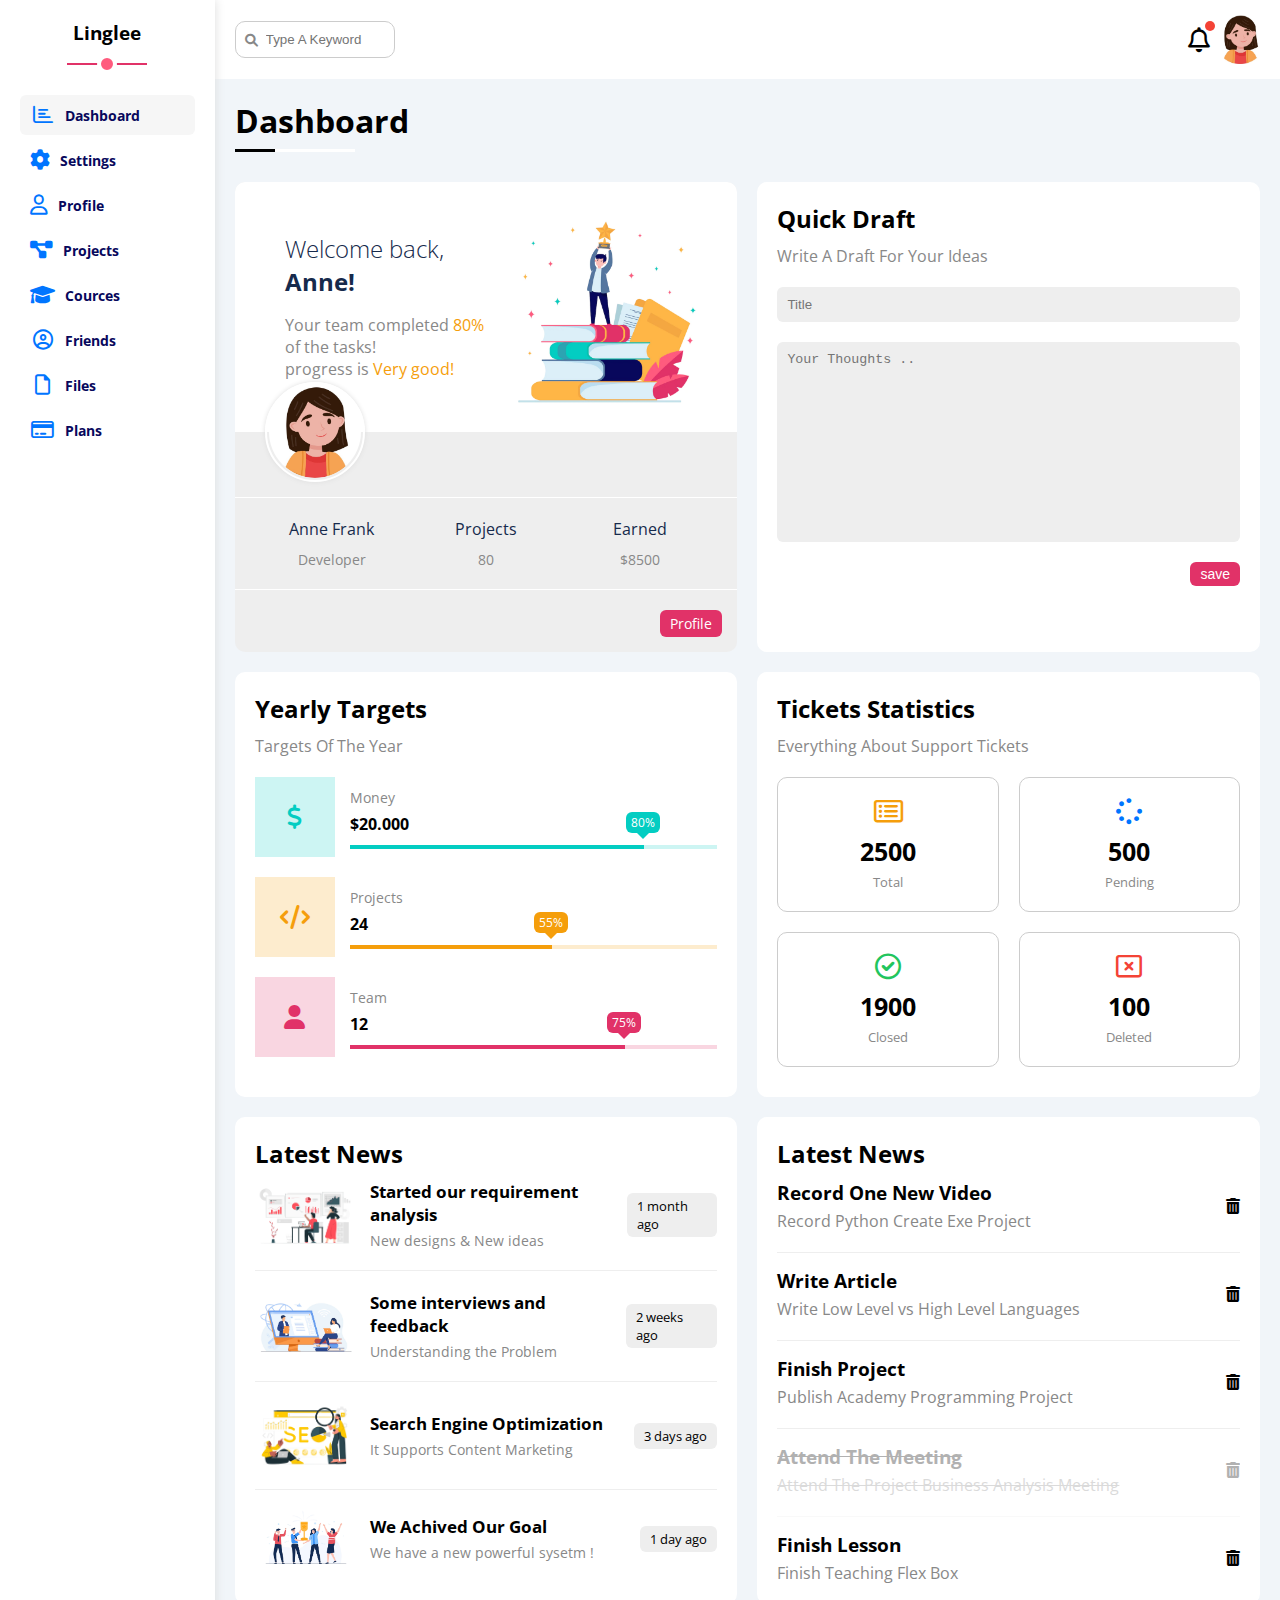
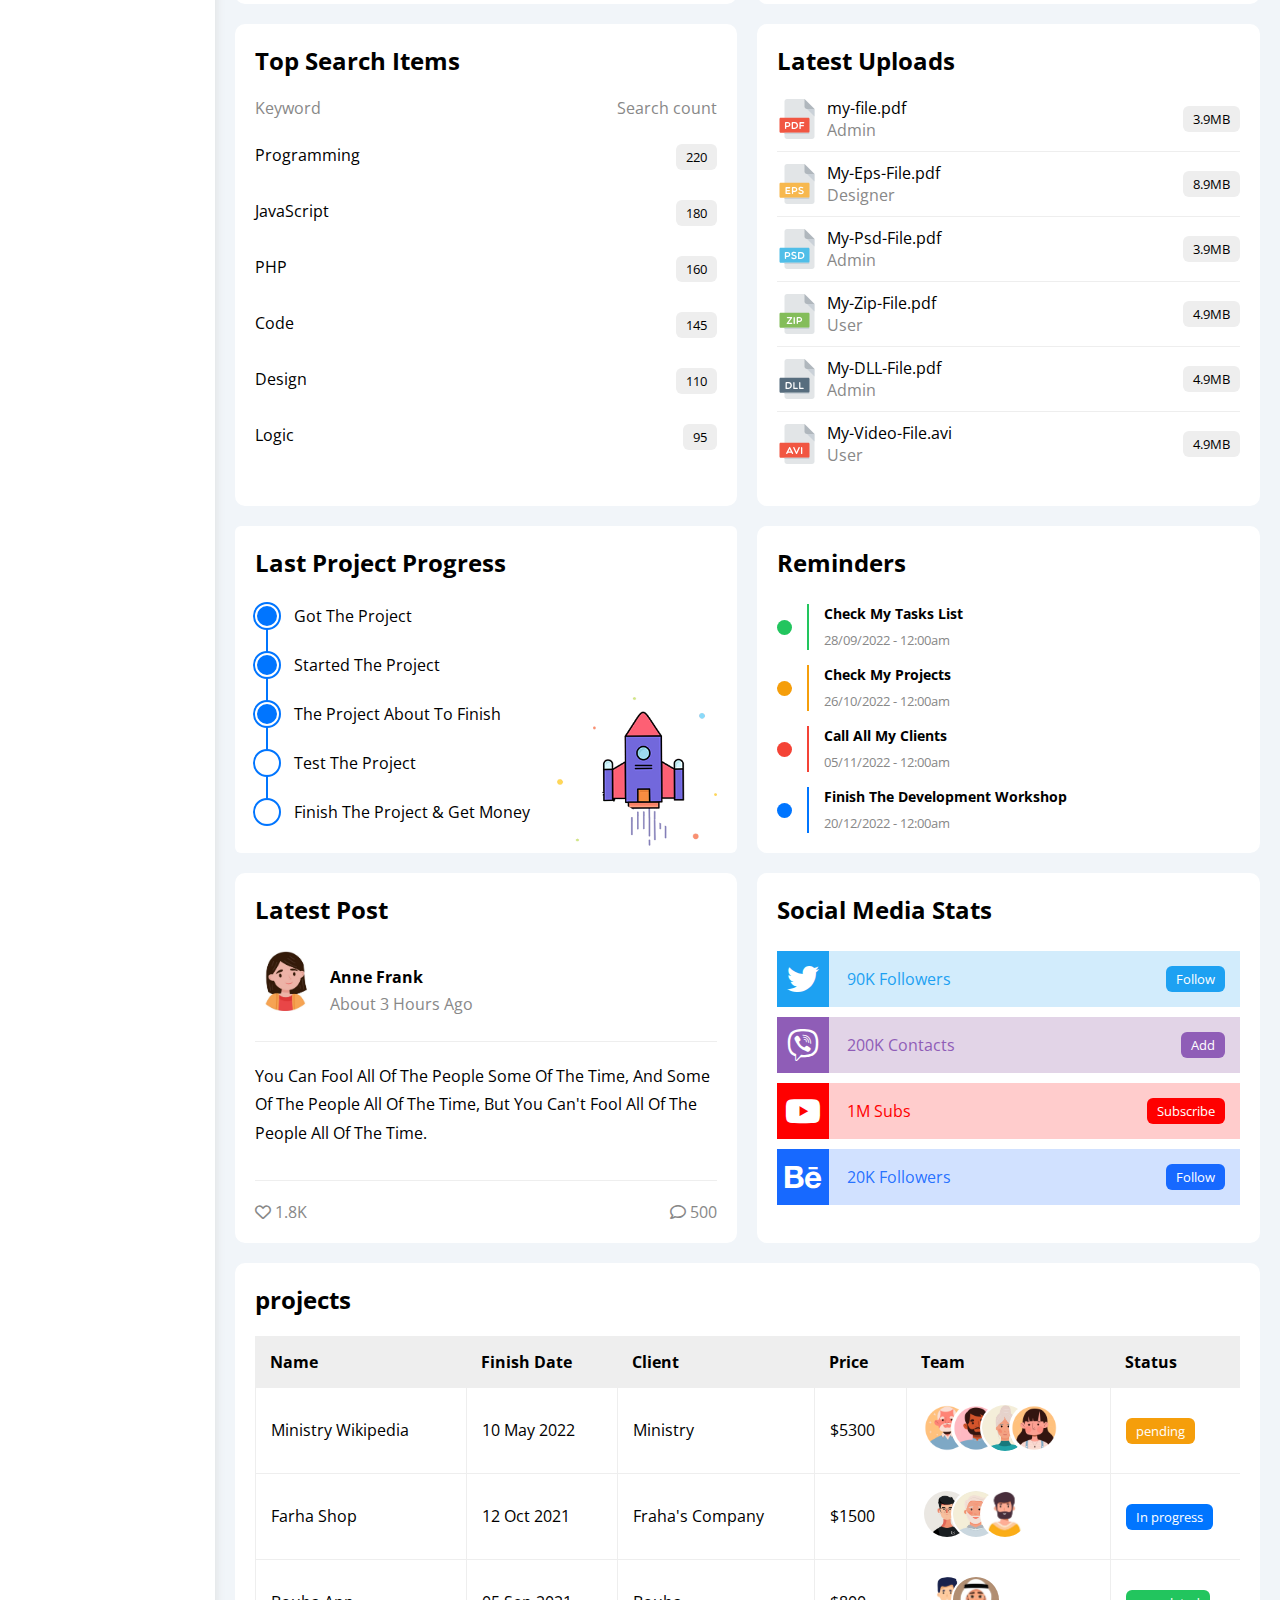
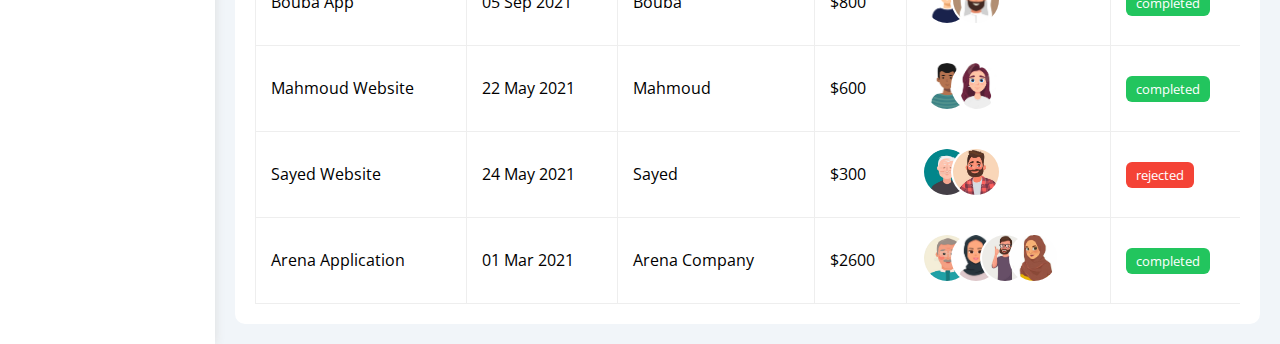
<file: index.html>
<!DOCTYPE html>
<html lang="en">
  <head>
    <meta charset="UTF-8" />
    <meta http-equiv="X-UA-Compatible" content="IE=edge" />
    <meta name="viewport" content="width=device-width, initial-scale=1.0" />
    <link rel="stylesheet" href="css/all.min.css" />
    <link rel="stylesheet" href="css/framework.css" />
    <link rel="stylesheet" href="css/master.css" />

    <!--fonts -->
    <link rel="preconnect" href="https://fonts.googleapis.com" />
    <link rel="preconnect" href="https://fonts.gstatic.com" crossorigin />
    <link
      href="https://fonts.googleapis.com/css2?family=Open+Sans:wght@300;500&#038;display=swap"
      rel="stylesheet"
    />
    <title>Dashoard</title>
  </head>

  <body>
    <div class="page d-flex">
      <div class="sidebar bg-white p-20 p-relative">
        <h3 class="p-relative txt-c mt-0">Linglee</h3>
        <ul>
          <li>
            <a
              class="active d-flex align-center fs-14 c-black rad-6 p-10"
              href="index.html"
            >
              <i class="fa-regular fa-chart-bar fa-fw"></i>
              <span>Dashboard</span>
            </a>
          </li>
          <li>
            <a
              class="d-flex align-center fs-14 c-black rad-6 p-10"
              href="settings.html"
            >
              <i class="fa-solid fa-gear"></i>
              <span>Settings</span>
            </a>
          </li>
          <li>
            <a
              class="d-flex align-center fs-14 c-black rad-6 p-10"
              href="profile.html"
            >
              <i class="fa-regular fa-user"></i>
              <span>Profile</span>
            </a>
          </li>
          <li>
            <a
              class="d-flex align-center fs-14 c-black rad-6 p-10"
              href="projects.html"
            >
              <i class="fa-solid fa-diagram-project"></i>
              <span>Projects</span>
            </a>
          </li>
          <li>
            <a
              class="d-flex align-center fs-14 c-black rad-6 p-10"
              href="cources.html"
            >
              <i class="fa-solid fa-graduation-cap"></i>
              <span>Cources</span>
            </a>
          </li>
          <li>
            <a
              class="d-flex align-center fs-14 c-black rad-6 p-10"
              href="friends.html"
            >
              <i class="fa-regular fa-circle-user fa-fw"></i>
              <span>Friends</span>
            </a>
          </li>
          <li>
            <a
              class="d-flex align-center fs-14 c-black rad-6 p-10"
              href="files.html"
            >
              <i class="fa-regular fa-file fa-fw"></i>
              <span>Files</span>
            </a>
          </li>
          <li>
            <a
              class="d-flex align-center fs-14 c-black rad-6 p-10"
              href="plans.html"
            >
              <i class="fa-regular fa-credit-card fa-fw"></i>
              <span>Plans</span>
            </a>
          </li>
        </ul>
      </div>
      <div class="content w-full">
        <!-- start head -->
        <div class="head bg-white p-15 between-flex">
          <div class="search p-relative">
            <input class="p-10" type="search" placeholder="Type A Keyword" />
          </div>
          <div class="icons d-flex align-center">
            <span class="notification p-relative">
              <i class="fa-regular fa-bell fa-lg"> </i>
            </span>
            <img src="./imgs/avatar.jpg" alt="" />
          </div>
        </div>
        <!-- end head -->
        <h1 class="p-relative">Dashboard</h1>
        <div class="wrapper d-grid gap-20">
          <!-- start welcome -->
          <div class="welcome bg-eee rad-10 txt-c-mobile block-mobile">
            <div class="intro p-20 d-flex space-between bg-white">
              <div class="text">
                <h2 class="m-0">Welcome back, <span> Anne!</span></h2>
                <p class="c-grey">
                  Your team completed <span>80%</span> of the tasks!
                  <br />progress is <span>Very good!</span>
                </p>
              </div>
              <img class="hide-mobile" src="./imgs/welcome.webp" alt="" />
            </div>
            <img src="./imgs/avatar.jpg" alt="" class="avatar" />
            <div class="body txt-c d-flex p-20 mt-20 mb-20 block-mobile">
              <div>
                Anne Frank<span class="d-block c-grey fs-14 mt-10"
                  >Developer</span
                >
              </div>
              <div>
                Projects <span class="d-block c-grey fs-14 mt-10">80</span>
              </div>
              <div>
                Earned <span class="d-block c-grey fs-14 mt-10"> $8500 </span>
              </div>
            </div>
            <a
              href="profile.html"
              class="visit d-block fs-14 bg-pink w-fit c-white w-fit btn-shape"
              >Profile</a
            >
          </div>
          <!-- end welcome -->
          <!-- start quick draft -->
          <div class="quick-draft p-20 bg-white rad-10">
            <h2 class="mt-0 mb-10">Quick Draft</h2>
            <p class="mt-0 fs-15 mb-20 c-grey">Write A Draft For Your Ideas</p>
            <form>
              <input
                class="d-block mb-20 w-full p-10 b-none bg-eee rad-6"
                type="text"
                placeholder="Title"
              />
              <textarea
                class="d-block mb-20 w-full p-10 b-none bg-eee rad-6"
                placeholder="Your Thoughts .."
              ></textarea>
              <input
                class="save d-block fs-14 bg-pink b-none w-fit c-white btn-shape"
                type="submit"
                value="save"
              />
            </form>
          </div>

          <!-- end quick draft -->
          <!-- start Target -->
          <div class="targets p-20 bg-white rad-10">
            <h2 class="mt-0 mb-10">Yearly Targets</h2>
            <p class="mt-0 fs-15 mb-20 c-grey">Targets Of The Year</p>
            <div class="target-raw mb-20 green d-flex align-center">
              <div class="icon center-flex">
                <i class="fa-solid fa-dollar-sign fa-xl c-green"></i>
              </div>
              <div class="details">
                <span class="fs-14 c-grey">Money</span
                ><span class="d-block mt-5 mb-10 fw-bold">$20.000</span>
                <div class="progress p-relative">
                  <span class="bg-green green" style="width: 80%">
                    <span class="bg-green c-white rad-6">80%</span>
                  </span>
                </div>
              </div>
            </div>
            <div class="target-raw mb-20 orange d-flex align-center">
              <div class="icon center-flex">
                <i class="fa-solid fa-code fa-xl c-orange"></i>
              </div>
              <div class="details">
                <span class="fs-14 c-grey">Projects</span
                ><span class="d-block mt-5 mb-10 fw-bold">24</span>
                <div class="progress p-relative">
                  <span class="bg-orange orange" style="width: 55%">
                    <span class="bg-orange c-white rad-6">55%</span>
                  </span>
                </div>
              </div>
            </div>
            <div class="target-raw mb-20 pink d-flex align-center">
              <div class="icon center-flex">
                <i class="fa-solid fa-user fa-xl c-pink"></i>
              </div>
              <div class="details">
                <span class="fs-14 c-grey"> Team</span
                ><span class="d-block mt-5 mb-10 fw-bold">12</span>
                <div class="progress p-relative">
                  <span class="bg-pink pink" style="width: 75%">
                    <span class="bg-pink c-white rad-6">75%</span>
                  </span>
                </div>
              </div>
            </div>
          </div>

          <!-- end Target -->
          <!-- start tickets -->
          <div class="tickets p-20 bg-white rad-10">
            <h2 class="mt-0 mb-10">Tickets Statistics</h2>
            <p class="mt-0 fs-15 mb-20 c-grey">
              Everything About Support Tickets
            </p>
            <div class="d-flex txt-c gap-20 f-wrap">
              <div class="box p-20 rad-10 fs-13 c-grey">
                <i
                  class="fa-regular fa-rectangle-list fa-2x mb-10 c-orange"
                ></i>
                <span class="d-block c-black fw-bold fs-25 mb-5">2500</span>
                Total
              </div>
              <div class="box p-20 rad-10 fs-13 c-grey">
                <i class="fa-solid fa-spinner fa-2x mb-10 c-blue"></i>
                <span class="d-block c-black fw-bold fs-25 mb-5">500</span>
                Pending
              </div>
              <div class="box p-20 rad-10 fs-13 c-grey">
                <i class="fa-regular fa-circle-check fa-2x mb-10 c-lemon"></i>
                <span class="d-block c-black fw-bold fs-25 mb-5">1900</span>
                Closed
              </div>
              <div class="box p-20 rad-10 fs-13 c-grey">
                <i class="fa-regular fa-rectangle-xmark fa-2x mb-10 c-red"></i>
                <span class="d-block c-black fw-bold fs-25 mb-5">100</span>
                Deleted
              </div>
            </div>
          </div>

          <!-- end tickets -->
          <!-- start latest news -->
          <div class="latest-news p-20 bg-white rad-10 txt-c-mobile">
            <h2 class="mt-0 mb-10">Latest News</h2>
            <div class="news-raw d-flex align-center">
              <img src="./imgs/news-01.webp" alt="" />
              <div class="info">
                <h3>Started our requirement analysis</h3>
                <p class="m-0 fs-14 c-grey">New designs & New ideas</p>
              </div>
              <div class="btn-shape bg-eee fs-13 label">1 month ago</div>
            </div>
            <div class="news-raw d-flex align-center">
              <img src="./imgs/news-02.webp" alt="" />
              <div class="info">
                <h3>Some interviews and feedback</h3>
                <p class="m-0 fs-14 c-grey">Understanding the Problem</p>
              </div>
              <div class="btn-shape bg-eee fs-13 label">2 weeks ago</div>
            </div>
            <div class="news-raw d-flex align-center">
              <img src="./imgs/news-03 .webp" alt="" />
              <div class="info">
                <h3>Search Engine Optimization</h3>
                <p class="m-0 fs-14 c-grey">It Supports Content Marketing</p>
              </div>
              <div class="btn-shape bg-eee fs-13 label">3 days ago</div>
            </div>
            <div class="news-raw d-flex align-center">
              <img
                src="./imgs/successful-business-team-concept_1150-52722.webp"
                alt=""
              />
              <div class="info">
                <h3>We Achived Our Goal</h3>
                <p class="m-0 fs-14 c-grey">We have a new powerful sysetm !</p>
              </div>
              <div class="btn-shape bg-eee fs-13 label">1 day ago</div>
            </div>
          </div>
          <!-- end latest news -->
          <!-- start tasks -->
          <div class="tasks bg-white p-20 rad-10">
            <h2 class="mt-0 mb-10">Latest News</h2>
            <div class="task-raw between-flex">
              <div class="info">
                <h3 class="mt-0 mb-5 fs-15">Record One New Video</h3>
                <p class="m-0 c-grey">Record Python Create Exe Project</p>
              </div>
              <div class="icon">
                <i class="fa-solid fa-trash-can delete"></i>
              </div>
            </div>
            <div class="task-raw between-flex">
              <div class="info">
                <h3 class="mt-0 mb-5 fs-15">Write Article</h3>
                <p class="m-0 c-grey">
                  Write Low Level vs High Level Languages
                </p>
              </div>
              <div class="icon">
                <i class="fa-solid fa-trash-can delete"></i>
              </div>
            </div>
            <div class="task-raw between-flex">
              <div class="info">
                <h3 class="mt-0 mb-5 fs-15">Finish Project</h3>
                <p class="m-0 c-grey">Publish Academy Programming Project</p>
              </div>
              <div class="icon">
                <i class="fa-solid fa-trash-can delete"></i>
              </div>
            </div>
            <div class="task-raw between-flex done">
              <div class="info">
                <h3 class="mt-0 mb-5 fs-15">Attend The Meeting</h3>
                <p class="m-0 c-grey">
                  Attend The Project Business Analysis Meeting
                </p>
              </div>
              <div class="icon">
                <i class="fa-solid fa-trash-can delete"></i>
              </div>
            </div>
            <div class="task-raw between-flex">
              <div class="info">
                <h3 class="mt-0 mb-5 fs-15">Finish Lesson</h3>
                <p class="m-0 c-grey">Finish Teaching Flex Box</p>
              </div>
              <div class="icon">
                <i class="fa-solid fa-trash-can delete"></i>
              </div>
            </div>
          </div>
          <!-- end tasks -->
          <!-- start top search -->
          <div class="top-search p-20 bg-white rad-10">
            <h2 class="mt-0 mb-20">Top Search Items</h2>
            <div class="items-head d-flex space-between c-grey mb-10">
              <div>Keyword</div>
              <div>Search count</div>
            </div>
            <div class="items d-flex space-between pt-15 pb-15">
              <span>Programming </span>
              <span class="bg-eee fs-13 btn-shape">220</span>
            </div>
            <div class="items d-flex space-between pt-15 pb-15">
              <span>JavaScript </span>
              <span class="bg-eee fs-13 btn-shape">180</span>
            </div>
            <div class="items d-flex space-between pt-15 pb-15">
              <span>PHP </span>
              <span class="bg-eee fs-13 btn-shape">160</span>
            </div>
            <div class="items d-flex space-between pt-15 pb-15">
              <span>Code </span>
              <span class="bg-eee fs-13 btn-shape">145</span>
            </div>
            <div class="items d-flex space-between pt-15 pb-15">
              <span>Design </span>
              <span class="bg-eee fs-13 btn-shape">110</span>
            </div>
            <div class="items d-flex space-between pt-15 pb-15">
              <span>Logic </span>
              <span class="bg-eee fs-13 btn-shape">95</span>
            </div>
          </div>
          <!-- end top search  -->
          <!-- start latest upload -->
          <div class="latest-upload bg-white p-20 rad-10">
            <h2 class="mt-0 mb-20">Latest Uploads</h2>
            <ul class="m-0">
              <li class="between-flex pb-10 mb-10">
                <div class="d-flex align-center">
                  <img class="mr-10" src="./imgs/pdf.svg" />
                  <div>
                    <span class="d-block">my-file.pdf</span>
                    <span class="c-grey fs-15">Admin</span>
                  </div>
                </div>
                <div class="bg-eee fs-13 btn-shape">3.9MB</div>
              </li>
              <li class="between-flex pb-10 mb-10">
                <div class="d-flex align-center">
                  <img class="mr-10" src="imgs/eps.svg" />
                  <div>
                    <span class="d-block">My-Eps-File.pdf</span>
                    <span class="c-grey fs-15">Designer</span>
                  </div>
                </div>
                <div class="bg-eee fs-13 btn-shape">8.9MB</div>
              </li>
              <li class="between-flex pb-10 mb-10">
                <div class="d-flex align-center">
                  <img class="mr-10" src="imgs/psd.svg" />
                  <div>
                    <span class="d-block">My-Psd-File.pdf</span>
                    <span class="c-grey fs-15">Admin</span>
                  </div>
                </div>
                <div class="bg-eee fs-13 btn-shape">3.9MB</div>
              </li>
              <li class="between-flex pb-10 mb-10">
                <div class="d-flex align-center">
                  <img class="mr-10" src="imgs/zip.svg" />
                  <div>
                    <span class="d-block">My-Zip-File.pdf</span>
                    <span class="c-grey fs-15">User</span>
                  </div>
                </div>
                <div class="bg-eee fs-13 btn-shape">4.9MB</div>
              </li>
              <li class="between-flex pb-10 mb-10">
                <div class="d-flex align-center">
                  <img class="mr-10" src="imgs/dll.svg" />
                  <div>
                    <span class="d-block">My-DLL-File.pdf</span>
                    <span class="c-grey fs-15">Admin</span>
                  </div>
                </div>
                <div class="bg-eee fs-13 btn-shape">4.9MB</div>
              </li>
              <li class="between-flex pb-10 mb-10">
                <div class="d-flex align-center">
                  <img class="mr-10" src="imgs/avi.svg" />
                  <div>
                    <span class="d-block">My-Video-File.avi</span>
                    <span class="c-grey fs-15">User</span>
                  </div>
                </div>
                <div class="bg-eee fs-13 btn-shape">4.9MB</div>
              </li>
            </ul>
          </div>
          <!-- end latest upload -->
          <!-- start current project -->
          <div class="last-project p-20 bg-white rad-6 p-relative">
            <h2 class="mt-0 mb-20">Last Project Progress</h2>
            <ul class="m-0 p-relative">
              <li class="mt-25 d-flex align-center done">Got The Project</li>
              <li class="mt-25 d-flex align-center done">
                Started The Project
              </li>
              <li class="mt-25 d-flex align-center done">
                The Project About To Finish
              </li>
              <li class="mt-25 d-flex align-center current">
                Test The Project
              </li>
              <li class="mt-25 d-flex align-center">
                Finish The Project & Get Money
              </li>
            </ul>
            <img
              class="launch-icon hide-mobile"
              src="imgs/project.png"
              alt=""
            />
          </div>
          <!-- end current project -->
          <!-- start reminders -->
          <div class="reminders bg-white rad-10 p-20 p-relative">
            <h2 class="mt-0 mb-25">Reminders</h2>
            <ul class="m-0">
              <li class="d-flex align-center mt-15">
                <span class="key bg-lemon mr-15 d-block rad-half"></span>
                <div class="pl-15 green">
                  <p class="fs-14 fw-bold mt-0 mb-5">Check My Tasks List</p>
                  <span class="fs-13 c-grey">28/09/2022 - 12:00am</span>
                </div>
              </li>
              <li class="d-flex align-center mt-15">
                <span class="key bg-orange mr-15 d-block rad-half"></span>
                <div class="pl-15 orange">
                  <p class="fs-14 fw-bold mt-0 mb-5">Check My Projects</p>
                  <span class="fs-13 c-grey">26/10/2022 - 12:00am</span>
                </div>
              </li>
              <li class="d-flex align-center mt-15">
                <span class="key bg-red mr-15 d-block rad-half"></span>
                <div class="pl-15 red">
                  <p class="fs-14 fw-bold mt-0 mb-5">Call All My Clients</p>
                  <span class="fs-13 c-grey">05/11/2022 - 12:00am</span>
                </div>
              </li>
              <li class="d-flex align-center mt-15">
                <span class="key bg-blue mr-15 d-block rad-half"></span>
                <div class="pl-15 blue">
                  <p class="fs-14 fw-bold mt-0 mb-5">
                    Finish The Development Workshop
                  </p>
                  <span class="fs-13 c-grey">20/12/2022 - 12:00am</span>
                </div>
              </li>
            </ul>
          </div>
          <!-- end reminders -->
          <!-- start latest post -->
          <div class="latest-post bg-white rad-10 p-20 p-relative">
            <h2 class="mt-0 mb-25">Latest Post</h2>
            <div class="top d-flex align-center">
              <img class="avatar mr-15 mb-20" src="./imgs/avatar.jpg" alt="" />
              <div class="info">
                <span class="d-block mb-5 fw-bold">Anne Frank</span>
                <span class="c-grey">About 3 Hours Ago</span>
              </div>
            </div>
            <div class="post-content txt-c-mobile pb-20 mb-20 pt-20 mt-20">
              You Can Fool All Of The People Some Of The Time, And Some Of The
              People All Of The Time, But You Can't Fool All Of The People All
              Of The Time.
            </div>
            <div class="post-stats between-flex c-grey">
              <div>
                <i class="fa-regular fa-heart"></i>
                <span>1.8K</span>
              </div>
              <div>
                <i class="fa-regular fa-comment"></i>
                <span>500</span>
              </div>
            </div>
          </div>
          <!-- end latest post -->
          <!-- start social media -->
          <div class="social-media bg-white rad-10 p-20 p-relative">
            <h2 class="mt-0 mb-25">Social Media Stats</h2>
            <div class="box twitter p-15 p-relative mb-10 between-flex">
              <i
                class="fa-brands fa-twitter fa-2x h-full center-flex c-white"
              ></i>
              <span>90K Followers</span>
              <a class="fs-13 c-white btn-shape" href="">Follow</a>
            </div>
            <div class="box viber p-15 p-relative mb-10 between-flex">
              <i
                class="fa-brands fa-viber fa-2x h-full center-flex c-white"
              ></i>
              <span>200K Contacts</span>
              <a class="fs-13 c-white btn-shape" href="">Add</a>
            </div>
            <div class="box youtube p-15 p-relative mb-10 between-flex">
              <i
                class="fa-brands fa-youtube fa-2x h-full center-flex c-white"
              ></i>
              <span> 1M Subs</span>
              <a class="fs-13 c-white btn-shape" href="">Subscribe</a>
            </div>
            <div class="box behance p-15 p-relative mb-10 between-flex">
              <i
                class="fa-brands fa-behance fa-2x h-full center-flex c-white"
              ></i>
              <span>20K Followers</span>
              <a class="fs-13 c-white btn-shape" href="">Follow</a>
            </div>
          </div>
          <!-- end social media -->
        </div>
        <!-- start project tabel -->
        <div class="projects bg-white p-20 rad-10 m-20">
          <h2 class="mt-0 mb-20">projects</h2>
          <div class="responsive-table">
            <table class="fs-15 w-full">
              <thead>
                <tr>
                  <td>Name</td>
                  <td>Finish Date</td>
                  <td>Client</td>
                  <td>Price</td>
                  <td>Team</td>
                  <td>Status</td>
                </tr>
              </thead>
              <tbody>
                <tr>
                  <td>Ministry Wikipedia</td>
                  <td>10 May 2022</td>
                  <td>Ministry</td>
                  <td>$5300</td>
                  <td>
                    <img src="./imgs/team8.png" alt="" />
                    <img src="./imgs/team10.png" alt="" />
                    <img src="./imgs/team13.png" alt="" />
                    <img src="./imgs/team6.png" alt="" />
                  </td>
                  <td>
                    <span class="bg-orange c-white btn-shape label"
                      >pending</span
                    >
                  </td>
                </tr>
                <tr>
                  <td>Farha Shop</td>
                  <td>12 Oct 2021</td>
                  <td>Fraha's Company</td>
                  <td>$1500</td>
                  <td>
                    <img src="./imgs/team1.jpg" alt="" />
                    <img src="./imgs/team12.jpg" alt="" />
                    <img src="./imgs/team17.jpg" alt="" />
                  </td>
                  <td>
                    <span class="bg-blue c-white btn-shape label"
                      >In progress</span
                    >
                  </td>
                </tr>
                <tr>
                  <td>Bouba App</td>
                  <td>05 Sep 2021</td>
                  <td>Bouba</td>
                  <td>$800</td>
                  <td>
                    <img src="./imgs/team19.png" alt="" />
                    <img src="./imgs/team2.jpg" alt="" />
                  </td>
                  <td>
                    <span class="bg-lemon c-white btn-shape label"
                      >completed</span
                    >
                  </td>
                </tr>
                <tr>
                  <td>Mahmoud Website</td>
                  <td>22 May 2021</td>
                  <td>Mahmoud</td>
                  <td>$600</td>
                  <td>
                    <img src="./imgs/team18.png" alt="" />
                    <img src="./imgs/team20.png" alt="" />
                  </td>
                  <td>
                    <span class="bg-lemon c-white btn-shape label"
                      >completed</span
                    >
                  </td>
                </tr>
                <tr>
                  <td>Sayed Website</td>
                  <td>24 May 2021</td>
                  <td>Sayed</td>
                  <td>$300</td>
                  <td>
                    <img src="./imgs/team7.jpg" alt="" />
                    <img src="./imgs/team9.jpg" alt="" />
                  </td>
                  <td>
                    <span class="bg-red c-white btn-shape label">rejected</span>
                  </td>
                </tr>
                <tr>
                  <td>Arena Application</td>
                  <td>01 Mar 2021</td>
                  <td>Arena Company</td>
                  <td>$2600</td>
                  <td>
                    <img src="./imgs/team14.jpg" alt="" />
                    <img src="./imgs/team22.jpg" alt="" />
                    <img src="./imgs/team3.jpg" alt="" />
                    <img src="./imgs/team4.jpg" alt="" />
                  </td>
                  <td>
                    <span class="bg-lemon c-white btn-shape label"
                      >completed</span
                    >
                  </td>
                </tr>
              </tbody>
            </table>
          </div>
        </div>
        <!-- end project tabel-->
      </div>
    </div>
  </body>
</html>
</file>
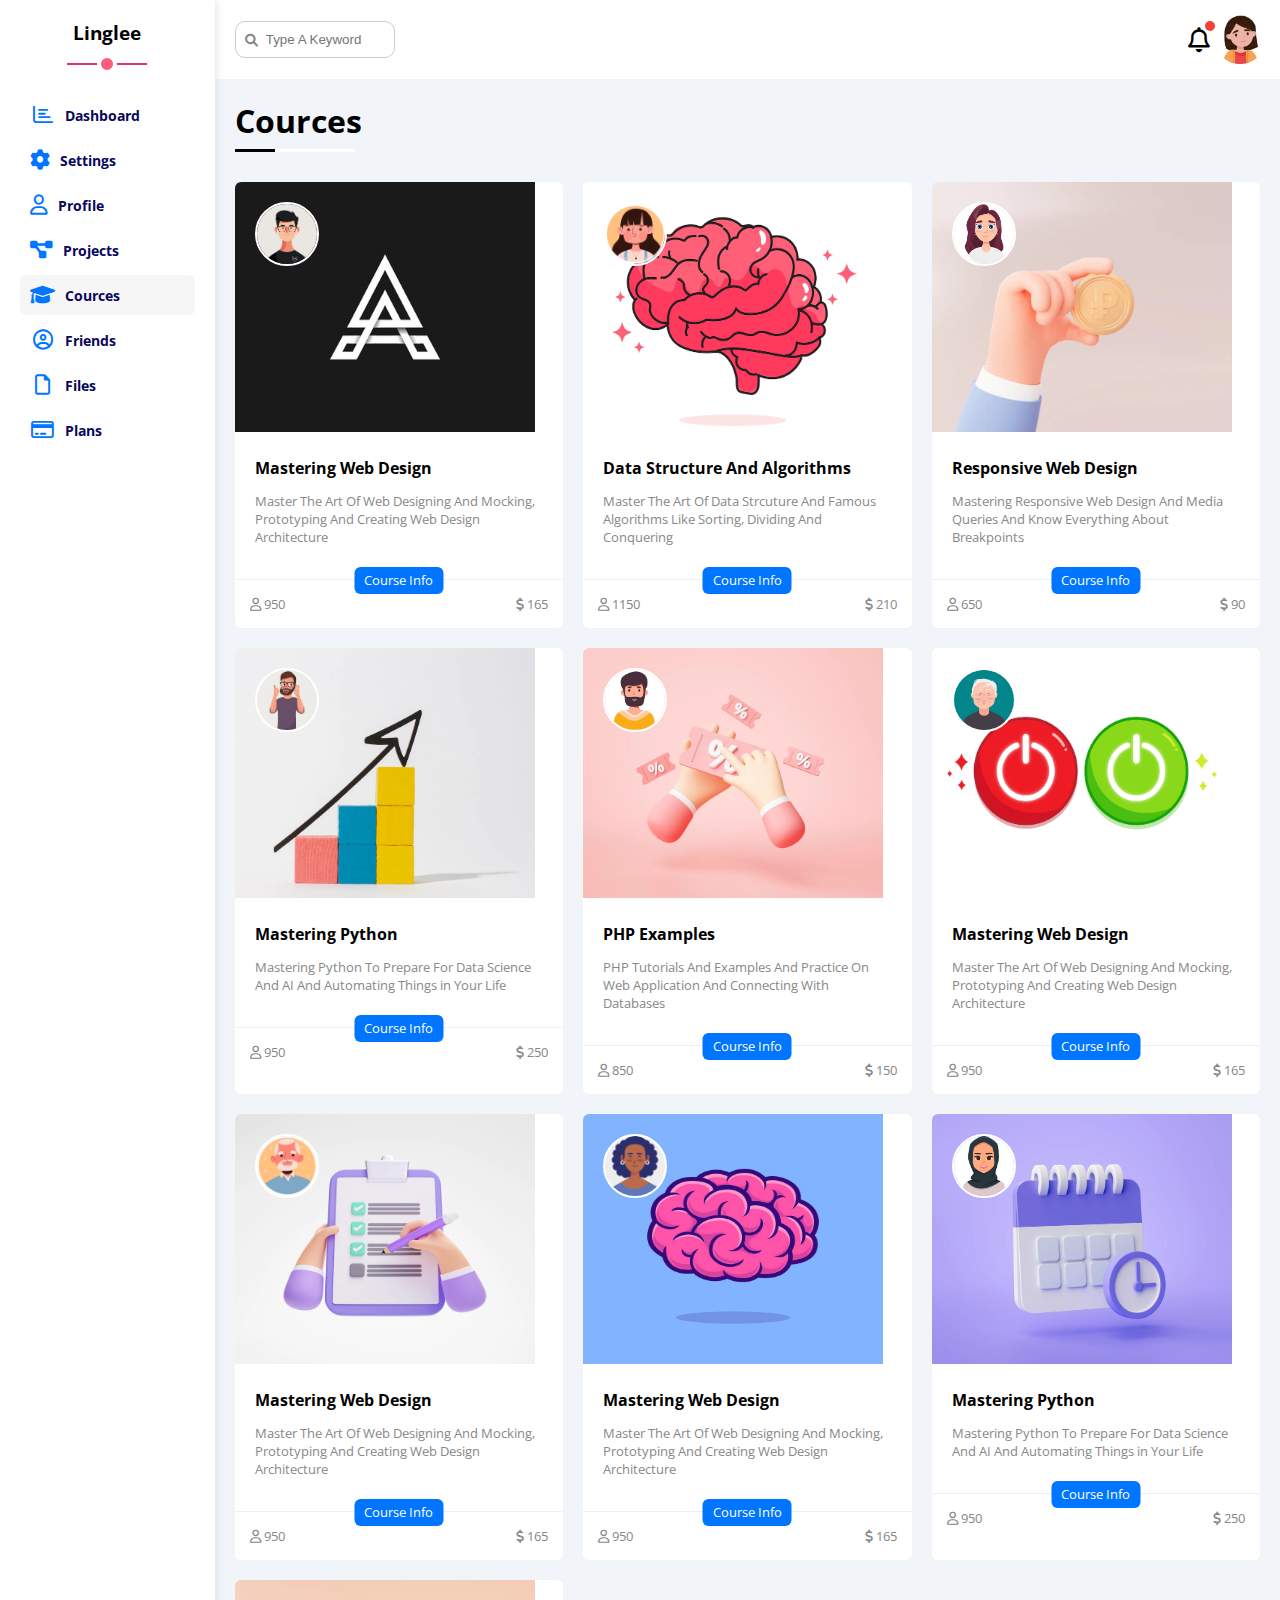
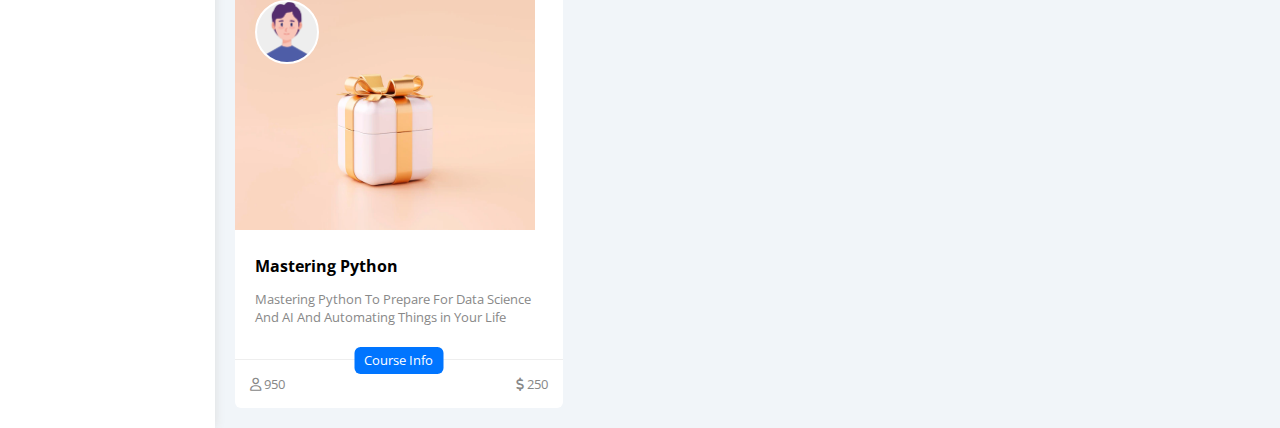
<file: cources.html>
<!DOCTYPE html>
<html lang="en">
  <head>
    <meta charset="UTF-8" />
    <meta http-equiv="X-UA-Compatible" content="IE=edge" />
    <meta name="viewport" content="width=device-width, initial-scale=1.0" />
    <link rel="stylesheet" href="css/all.min.css" />
    <link rel="stylesheet" href="css/framework.css" />
    <link rel="stylesheet" href="css/master.css" />

    <!--fonts -->
    <link rel="preconnect" href="https://fonts.googleapis.com" />
    <link rel="preconnect" href="https://fonts.gstatic.com" crossorigin />
    <link
      href="https://fonts.googleapis.com/css2?family=Open+Sans:wght@300;500&#038;display=swap"
      rel="stylesheet"
    />
    <title>Cources</title>
  </head>

  <body>
    <div class="page d-flex">
      <div class="sidebar bg-white p-20 p-relative">
        <h3 class="p-relative txt-c mt-0">Linglee</h3>
        <ul>
          <li>
            <a
              class=" d-flex align-center fs-14 c-black rad-6 p-10"
              href="index.html"
            >
              <i class="fa-regular fa-chart-bar fa-fw"></i>
              <span>Dashboard</span>
            </a>
          </li>
          <li>
            <a
              class="d-flex align-center fs-14 c-black rad-6 p-10"
              href="settings.html"
            >
              <i class="fa-solid fa-gear"></i>
              <span>Settings</span>
            </a>
          </li>
          <li>
            <a
              class=" d-flex align-center fs-14 c-black rad-6 p-10"
              href="profile.html"
            >
              <i class="fa-regular fa-user"></i>
              <span>Profile</span>
            </a>
          </li>
          <li>
            <a
              class=" d-flex align-center fs-14 c-black rad-6 p-10"
              href="projects.html"
            >
              <i class="fa-solid fa-diagram-project"></i>
              <span>Projects</span>
            </a>
          </li>
          <li>
            <a
              class=" active d-flex align-center fs-14 c-black rad-6 p-10"
              href="cources.html"
            >
              <i class="fa-solid fa-graduation-cap"></i>
              <span>Cources</span>
            </a>
          </li>
          <li>
            <a
              class="d-flex align-center fs-14 c-black rad-6 p-10"
              href="friends.html"
            >
              <i class="fa-regular fa-circle-user fa-fw"></i>
              <span>Friends</span>
            </a>
          </li>
          <li>
            <a
              class="d-flex align-center fs-14 c-black rad-6 p-10"
              href="files.html"
            >
              <i class="fa-regular fa-file fa-fw"></i>
              <span>Files</span>
            </a>
          </li>
          <li>
            <a
              class="d-flex align-center fs-14 c-black rad-6 p-10"
              href="plans.html"
            >
              <i class="fa-regular fa-credit-card fa-fw"></i>
              <span>Plans</span>
            </a>
          </li>
        </ul>
      </div>
      <div class="content w-full">
        <!-- start head -->
        <div class="head bg-white p-15 between-flex">
          <div class="search p-relative">
            <input class="p-10" type="search" placeholder="Type A Keyword" />
          </div>
          <div class="icons d-flex align-center">
            <span class="notification p-relative">
              <i class="fa-regular fa-bell fa-lg"> </i>
            </span>
            <img src="./imgs/avatar.jpg" alt="" />
          </div>
        </div>
        <!-- end head -->
        <h1 class="p-relative">Cources</h1>
        <div class="cources-page d-grid m-20 gap-20">
            <div class=" course rad-6 p-relative bg-white ">
                <img class="cover" src="./imgs/course-01.jpg" alt="">
                <img class="instructor" src="./imgs/team1.jpg" alt="">
                <div class="p-20">
                    <h4 class="m-0">Mastering Web Design</h4>
                    <p class="description fs-13 c-grey">Master The Art Of Web Designing And Mocking, Prototyping And Creating Web Design Architecture</p>
                </div>
                <div class="info p-15 p-relative between-flex">
                    <span class="title bg-blue c-white btn-shape">Course Info</span>
                    <span class="c-grey">
                        <i class="fa-regular fa-user"></i>
                        950
                    </span>
                    <span class="c-grey">
                        <i class="fa-solid fa-dollar-sign"></i>
                        165
                    </span>
                </div>
            </div>
            <div class=" course rad-6 p-relative bg-white ">
                <img class="cover" src="./imgs/course-05.jpg" alt="">
                <img class="instructor" src="./imgs/team6.png" alt="">
                <div class="p-20">
                    <h4 class="m-0">Data Structure And Algorithms</h4>
                    <p class="description fs-13 c-grey">Master The Art Of Data Strcuture And Famous Algorithms Like Sorting, Dividing And Conquering</p>
                </div>
                <div class="info p-15 p-relative between-flex">
                    <span class="title bg-blue c-white btn-shape">Course Info</span>
                    <span class="c-grey">
                        <i class="fa-regular fa-user"></i>
                        1150
                    </span>
                    <span class="c-grey">
                        <i class="fa-solid fa-dollar-sign"></i>
                        210
                    </span>
                </div>
            </div>
            <div class=" course rad-6 p-relative bg-white ">
                <img class="cover" src="./imgs/course.06.jpg" alt="">
                <img class="instructor" src="./imgs/team20.png" alt="">
                <div class="p-20">
                    <h4 class="m-0">Responsive Web Design</h4>
                    <p class="description fs-13 c-grey">Mastering Responsive Web Design And Media Queries And Know Everything About Breakpoints</p>
                </div>
                <div class="info p-15 p-relative between-flex">
                    <span class="title bg-blue c-white btn-shape">Course Info</span>
                    <span class="c-grey">
                        <i class="fa-regular fa-user"></i>
                        650
                    </span>
                    <span class="c-grey">
                        <i class="fa-solid fa-dollar-sign"></i>
                        90
                    </span>
                </div>
            </div>
            <div class=" course rad-6 p-relative bg-white ">
                <img class="cover" src="./imgs/course-04.jpg" alt="">
                <img class="instructor" src="./imgs/team3.jpg" alt="">
                <div class="p-20">
                    <h4 class="m-0">Mastering Python</h4>
                    <p class="description fs-13 c-grey">Mastering Python To Prepare For Data Science And AI And Automating Things in Your Life</p>
                </div>
                <div class="info p-15 p-relative between-flex">
                    <span class="title bg-blue c-white btn-shape">Course Info</span>
                    <span class="c-grey">
                        <i class="fa-regular fa-user"></i>
                        950
                    </span>
                    <span class="c-grey">
                        <i class="fa-solid fa-dollar-sign"></i>
                        250
                    </span>
                </div>
            </div>
            <div class=" course rad-6 p-relative bg-white ">
                <img class="cover" src="./imgs/course-09.jpg" alt="">
                <img class="instructor" src="./imgs/team17.jpg" alt="">
                <div class="p-20">
                    <h4 class="m-0">PHP Examples</h4>
                    <p class="description fs-13 c-grey">PHP Tutorials And Examples And Practice On Web Application And Connecting With Databases</p>
                </div>
                <div class="info p-15 p-relative between-flex">
                    <span class="title bg-blue c-white btn-shape">Course Info</span>
                    <span class="c-grey">
                        <i class="fa-regular fa-user"></i>
                        850
                    </span>
                    <span class="c-grey">
                        <i class="fa-solid fa-dollar-sign"></i>
                        150
                    </span>
                </div>
            </div>
            <div class=" course rad-6 p-relative bg-white ">
                <img class="cover" src="./imgs/course-10.jpg" alt="">
                <img class="instructor" src="./imgs/team7.jpg" alt="">
                <div class="p-20">
                    <h4 class="m-0">Mastering Web Design</h4>
                    <p class="description fs-13 c-grey">Master The Art Of Web Designing And Mocking, Prototyping And Creating Web Design Architecture</p>
                </div>
                <div class="info p-15 p-relative between-flex">
                    <span class="title bg-blue c-white btn-shape">Course Info</span>
                    <span class="c-grey">
                        <i class="fa-regular fa-user"></i>
                        950
                    </span>
                    <span class="c-grey">
                        <i class="fa-solid fa-dollar-sign"></i>
                        165
                    </span>
                </div>
            </div>
            <div class=" course rad-6 p-relative bg-white ">
                <img class="cover" src="./imgs/course-07 (2).webp" alt="">
                <img class="instructor" src="./imgs/team8.png" alt="">
                <div class="p-20">
                    <h4 class="m-0">Mastering Web Design</h4>
                    <p class="description fs-13 c-grey">Master The Art Of Web Designing And Mocking, Prototyping And Creating Web Design Architecture</p>
                </div>
                <div class="info p-15 p-relative between-flex">
                    <span class="title bg-blue c-white btn-shape">Course Info</span>
                    <span class="c-grey">
                        <i class="fa-regular fa-user"></i>
                        950
                    </span>
                    <span class="c-grey">
                        <i class="fa-solid fa-dollar-sign"></i>
                        165
                    </span>
                </div>
            </div>
            <div class=" course rad-6 p-relative bg-white ">
                <img class="cover" src="./imgs/course-08.jpg" alt="">
                <img class="instructor bg-eee" src="./imgs/team26.png" alt="">
                <div class="p-20">
                    <h4 class="m-0">Mastering Web Design</h4>
                    <p class="description fs-13 c-grey">Master The Art Of Web Designing And Mocking, Prototyping And Creating Web Design Architecture</p>
                </div>
                <div class="info p-15 p-relative between-flex">
                    <span class="title bg-blue c-white btn-shape">Course Info</span>
                    <span class="c-grey">
                        <i class="fa-regular fa-user"></i>
                        950
                    </span>
                    <span class="c-grey">
                        <i class="fa-solid fa-dollar-sign"></i>
                        165
                    </span>
                </div>
            </div>
            <div class=" course rad-6 p-relative bg-white ">
                <img class="cover" src="./imgs/purple-calendar-clock-icon-3d-reminder-notification-concept-website-ui-purple-background-3d-rendering-illustration_56104-1317.webp" alt="">
                <img class="instructor" src="./imgs/team22.jpg" alt="">
                <div class="p-20">
                    <h4 class="m-0">Mastering Python</h4>
                    <p class="description fs-13 c-grey">Mastering Python To Prepare For Data Science And AI And Automating Things in Your Life</p>
                </div>
                <div class="info p-15 p-relative between-flex">
                    <span class="title bg-blue c-white btn-shape">Course Info</span>
                    <span class="c-grey">
                        <i class="fa-regular fa-user"></i>
                        950
                    </span>
                    <span class="c-grey">
                        <i class="fa-solid fa-dollar-sign"></i>
                        250
                    </span>
                </div>
            </div>
            <div class=" course rad-6 p-relative bg-white ">
                <img class="cover" src="./imgs/course-02.jpg" alt="">
                <img class="instructor bg-eee" src="./imgs/team25.png" alt="">
                <div class="p-20">
                    <h4 class="m-0">Mastering Python</h4>
                    <p class="description fs-13 c-grey">Mastering Python To Prepare For Data Science And AI And Automating Things in Your Life</p>
                </div>
                <div class="info p-15 p-relative between-flex">
                    <span class="title bg-blue c-white btn-shape">Course Info</span>
                    <span class="c-grey">
                        <i class="fa-regular fa-user"></i>
                        950
                    </span>
                    <span class="c-grey">
                        <i class="fa-solid fa-dollar-sign"></i>
                        250
                    </span>
                </div>
            </div>


        </div>


      
    </div>
  </body>
</html>
</file>
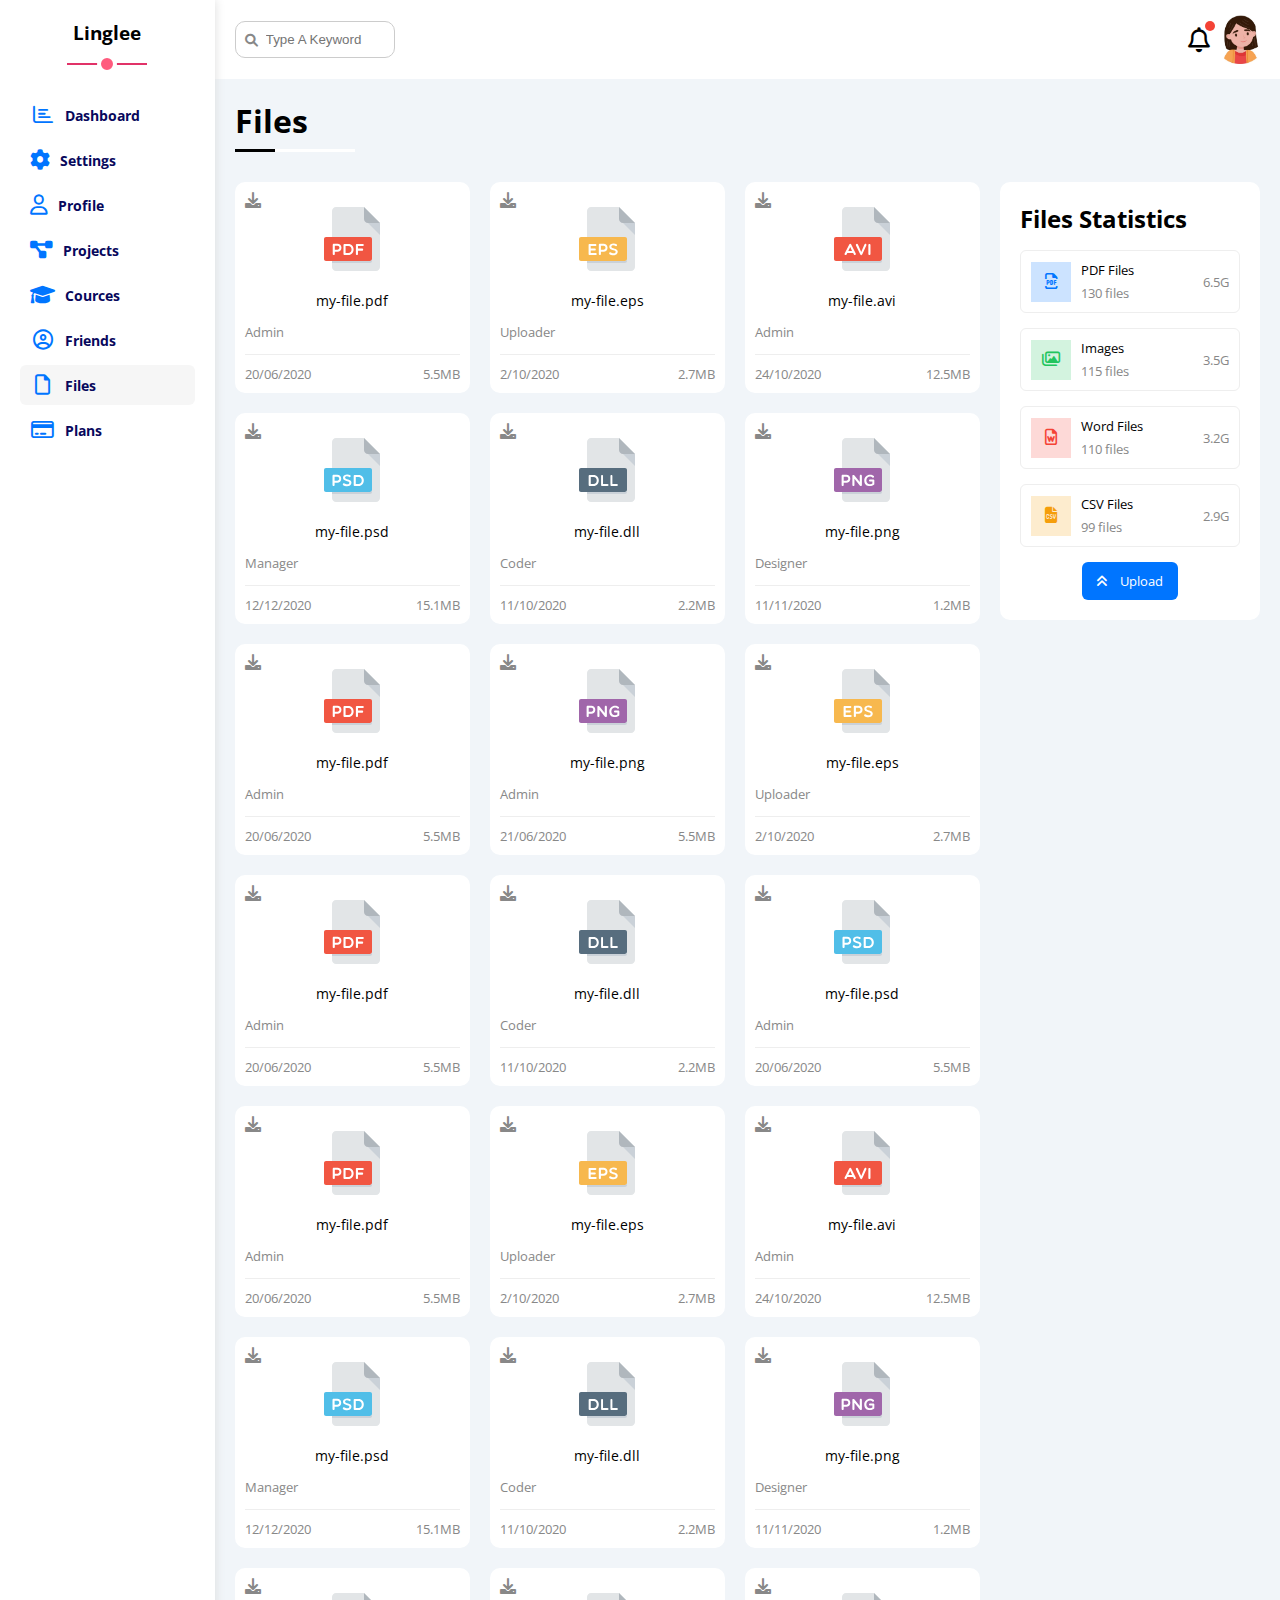
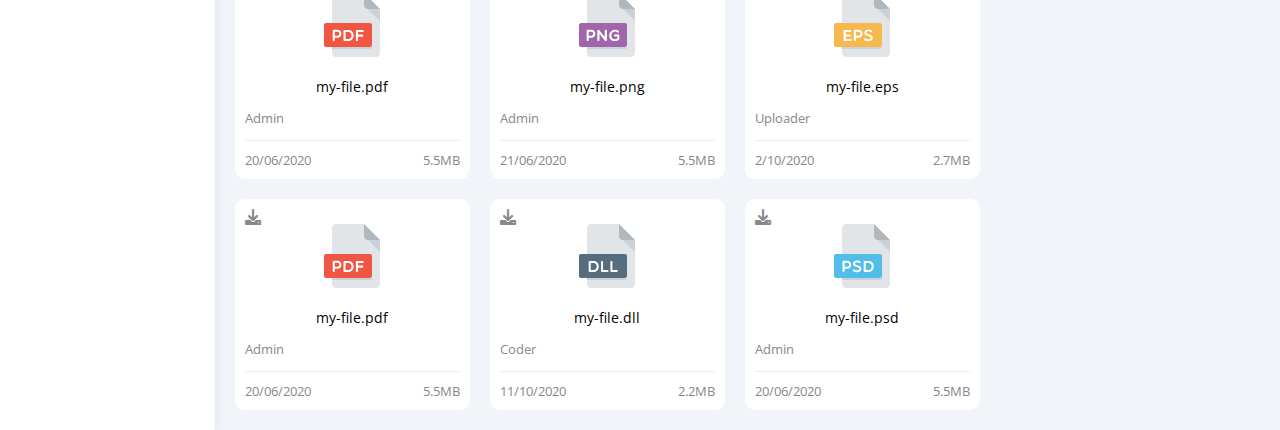
<file: files.html>
<!DOCTYPE html>
<html lang="en">
  <head>
    <meta charset="UTF-8" />
    <meta http-equiv="X-UA-Compatible" content="IE=edge" />
    <meta name="viewport" content="width=device-width, initial-scale=1.0" />
    <link rel="stylesheet" href="css/all.min.css" />
    <link rel="stylesheet" href="css/framework.css" />
    <link rel="stylesheet" href="css/master.css" />

    <!--fonts -->
    <link rel="preconnect" href="https://fonts.googleapis.com" />
    <link rel="preconnect" href="https://fonts.gstatic.com" crossorigin />
    <link
      href="https://fonts.googleapis.com/css2?family=Open+Sans:wght@300;500&#038;display=swap"
      rel="stylesheet"
    />
    <title>Files</title>
  </head>

  <body>
    <div class="page d-flex">
      <div class="sidebar bg-white p-20 p-relative">
        <h3 class="p-relative txt-c mt-0">Linglee</h3>
        <ul>
          <li>
            <a
              class=" d-flex align-center fs-14 c-black rad-6 p-10"
              href="index.html"
            >
              <i class="fa-regular fa-chart-bar fa-fw"></i>
              <span>Dashboard</span>
            </a>
          </li>
          <li>
            <a
              class="d-flex align-center fs-14 c-black rad-6 p-10"
              href="settings.html"
            >
              <i class="fa-solid fa-gear"></i>
              <span>Settings</span>
            </a>
          </li>
          <li>
            <a
              class=" d-flex align-center fs-14 c-black rad-6 p-10"
              href="profile.html"
            >
              <i class="fa-regular fa-user"></i>
              <span>Profile</span>
            </a>
          </li>
          <li>
            <a
              class=" d-flex align-center fs-14 c-black rad-6 p-10"
              href="projects.html"
            >
              <i class="fa-solid fa-diagram-project"></i>
              <span>Projects</span>
            </a>
          </li>
          <li>
            <a
              class="d-flex align-center fs-14 c-black rad-6 p-10"
              href="cources.html"
            >
              <i class="fa-solid fa-graduation-cap"></i>
              <span>Cources</span>
            </a>
          </li>
          <li>
            <a
              class=" d-flex align-center fs-14 c-black rad-6 p-10"
              href="friends.html"
            >
              <i class="fa-regular fa-circle-user fa-fw"></i>
              <span>Friends</span>
            </a>
          </li>
          <li>
            <a
              class=" active d-flex align-center fs-14 c-black rad-6 p-10"
              href="files.html"
            >
              <i class="fa-regular fa-file fa-fw"></i>
              <span>Files</span>
            </a>
          </li>
          <li>
            <a
              class="d-flex align-center fs-14 c-black rad-6 p-10"
              href="plans.html"
            >
              <i class="fa-regular fa-credit-card fa-fw"></i>
              <span>Plans</span>
            </a>
          </li>
        </ul>
      </div>
      <div class="content w-full">
        <!-- start head -->
        <div class="head bg-white p-15 between-flex">
          <div class="search p-relative">
            <input class="p-10" type="search" placeholder="Type A Keyword" />
          </div>
          <div class="icons d-flex align-center">
            <span class="notification p-relative">
              <i class="fa-regular fa-bell fa-lg"> </i>
            </span>
            <img src="./imgs/avatar.jpg" alt="" />
          </div>
        </div>
        <!-- end head -->
        <h1 class="p-relative">Files</h1>
        <div class="files-page d-flex gap-20 m-20">
          <div class="files-stats p-20 bg-white rad-10">
              <h2 class="mt-0 txt-c-mobile mb-15">Files Statistics</h2>
              <div class="d-flex align-center border-eee p-10 rad-6 mb-15 fs-13">
                <i class="fa-regular fa-file-pdf fa-lg blue center-flex c-blue icon"></i>
                <div class="info">
                  <span>PDF Files</span>
                  <span class="d-block c-grey mt-5">130 files</span>
                </div>
                <div class="size">
                  <span class="c-grey">6.5G</span>
                </div>

              </div>
              <div class="d-flex align-center border-eee p-10 rad-6 mb-15 fs-13">
                <i class="fa-regular fa-images fa-lg green center-flex c-lemon icon"></i>
                <div class="info">
                  <span>Images</span>
                  <span class="d-block c-grey mt-5">115 files</span>
                </div>
                <div class="size">
                  <span class="c-grey">3.5G</span>
                </div>

              </div>
              <div class="d-flex align-center border-eee p-10 rad-6 mb-15 fs-13">
                <i class="fa-regular fa-file-word fa-lg red center-flex c-red icon"></i>
                <div class="info">
                  <span>Word Files</span>
                  <span class="d-block c-grey mt-5">110 files</span>
                </div>
                <div class="size">
                  <span class="c-grey">3.2G</span>
                </div>

              </div>
              <div class="d-flex align-center border-eee p-10 rad-6 mb-15 fs-13">
                <i class="fa-solid fa-file-csv fa-lg orange center-flex c-orange icon"></i>
                <div class="info">
                  <span>CSV Files</span>
                  <span class="d-block c-grey mt-5">99 files</span>
                </div>
                <div class="size">
                  <span class="c-grey">2.9G</span>
                </div>

              </div>
              <a  class="upload c-white fs-13 w-fit d-block rad-6 bg-blue" href="#" >
                <i class="fa-solid fa-angles-up mr-10"></i>
                Upload</a>
          </div>
            <div class="files-content d-grid gap-20 ">
              <div class="file bg-white p-10 rad-10">
                <i class="fa-solid fa-download c-grey"></i>
                <div class="icon txt-c">
                  <img class="mt-15 mb-15" src="./imgs/pdf.svg" alt="">
                </div>
                <div class="txt-c mb-10 fs-14"> 
                  my-file.pdf
                </div>
                <p class="c-grey fs-13">Admin</p>
                <div class="info between-flex mt-10 pt-10 fs-13 c-grey">
                  <span>20/06/2020</span>
                  <span>5.5MB</span>
                </div>

              </div>
              <div class="file bg-white p-10 rad-10">
                <i class="fa-solid fa-download c-grey"></i>
                <div class="icon txt-c">
                  <img class="mt-15 mb-15" src="./imgs/eps.svg" alt="">
                </div>
                <div class="txt-c mb-10 fs-14"> 
                  my-file.eps
                </div>
                <p class="c-grey fs-13">Uploader</p>
                <div class="info between-flex mt-10 pt-10 fs-13 c-grey">
                  <span>2/10/2020</span>
                  <span>2.7MB</span>
                </div>

              </div>
              <div class="file bg-white p-10 rad-10">
                <i class="fa-solid fa-download c-grey"></i>
                <div class="icon txt-c">
                  <img class="mt-15 mb-15" src="./imgs/avi.svg" alt="">
                </div>
                <div class="txt-c mb-10 fs-14"> 
                  my-file.avi
                </div>
                <p class="c-grey fs-13">Admin</p>
                <div class="info between-flex mt-10 pt-10 fs-13 c-grey">
                  <span>24/10/2020</span>
                  <span>12.5MB</span>
                </div>

              </div>
              <div class="file bg-white p-10 rad-10">
                <i class="fa-solid fa-download c-grey"></i>
                <div class="icon txt-c">
                  <img class="mt-15 mb-15" src="./imgs/psd.svg" alt="">
                </div>
                <div class="txt-c mb-10 fs-14"> 
                  my-file.psd
                </div>
                <p class="c-grey fs-13">Manager</p>
                <div class="info between-flex mt-10 pt-10 fs-13 c-grey">
                  <span>12/12/2020</span>
                  <span>15.1MB</span>
                </div>

              </div>
              <div class="file bg-white p-10 rad-10">
                <i class="fa-solid fa-download c-grey"></i>
                <div class="icon txt-c">
                  <img class="mt-15 mb-15" src="./imgs/dll.svg" alt="">
                </div>
                <div class="txt-c mb-10 fs-14"> 
                  my-file.dll
                </div>
                <p class="c-grey fs-13">Coder</p>
                <div class="info between-flex mt-10 pt-10 fs-13 c-grey">
                  <span>11/10/2020</span>
                  <span>2.2MB</span>
                </div>

              </div>
              <div class="file bg-white p-10 rad-10">
                <i class="fa-solid fa-download c-grey"></i>
                <div class="icon txt-c">
                  <img class="mt-15 mb-15" src="./imgs/png.svg" alt="">
                </div>
                <div class="txt-c mb-10 fs-14"> 
                  my-file.png
                </div>
                <p class="c-grey fs-13">Designer</p>
                <div class="info between-flex mt-10 pt-10 fs-13 c-grey">
                  <span>11/11/2020</span>
                  <span>1.2MB</span>
                </div>

              </div>
              <div class="file bg-white p-10 rad-10">
                <i class="fa-solid fa-download c-grey"></i>
                <div class="icon txt-c">
                  <img class="mt-15 mb-15" src="./imgs/pdf.svg" alt="">
                </div>
                <div class="txt-c mb-10 fs-14"> 
                  my-file.pdf
                </div>
                <p class="c-grey fs-13">Admin</p>
                <div class="info between-flex mt-10 pt-10 fs-13 c-grey">
                  <span>20/06/2020</span>
                  <span>5.5MB</span>
                </div>

              </div>
              <div class="file bg-white p-10 rad-10">
                <i class="fa-solid fa-download c-grey"></i>
                <div class="icon txt-c">
                  <img class="mt-15 mb-15" src="./imgs/png.svg" alt="">
                </div>
                <div class="txt-c mb-10 fs-14"> 
                  my-file.png
                </div>
                <p class="c-grey fs-13">Admin</p>
                <div class="info between-flex mt-10 pt-10 fs-13 c-grey">
                  <span>21/06/2020</span>
                  <span>5.5MB</span>
                </div>

              </div>
              <div class="file bg-white p-10 rad-10">
                <i class="fa-solid fa-download c-grey"></i>
                <div class="icon txt-c">
                  <img class="mt-15 mb-15" src="./imgs/eps.svg" alt="">
                </div>
                <div class="txt-c mb-10 fs-14"> 
                  my-file.eps
                </div>
                <p class="c-grey fs-13">Uploader</p>
                <div class="info between-flex mt-10 pt-10 fs-13 c-grey">
                  <span>2/10/2020</span>
                  <span>2.7MB</span>
                </div>

              </div>
              <div class="file bg-white p-10 rad-10">
                <i class="fa-solid fa-download c-grey"></i>
                <div class="icon txt-c">
                  <img class="mt-15 mb-15" src="./imgs/pdf.svg" alt="">
                </div>
                <div class="txt-c mb-10 fs-14"> 
                  my-file.pdf
                </div>
                <p class="c-grey fs-13">Admin</p>
                <div class="info between-flex mt-10 pt-10 fs-13 c-grey">
                  <span>20/06/2020</span>
                  <span>5.5MB</span>
                </div>

              </div>
              <div class="file bg-white p-10 rad-10">
                <i class="fa-solid fa-download c-grey"></i>
                <div class="icon txt-c">
                  <img class="mt-15 mb-15" src="./imgs/dll.svg" alt="">
                </div>
                <div class="txt-c mb-10 fs-14"> 
                  my-file.dll
                </div>
                <p class="c-grey fs-13">Coder</p>
                <div class="info between-flex mt-10 pt-10 fs-13 c-grey">
                  <span>11/10/2020</span>
                  <span>2.2MB</span>
                </div>

              </div>
              <div class="file bg-white p-10 rad-10">
                <i class="fa-solid fa-download c-grey"></i>
                <div class="icon txt-c">
                  <img class="mt-15 mb-15" src="./imgs/psd.svg" alt="">
                </div>
                <div class="txt-c mb-10 fs-14"> 
                  my-file.psd
                </div>
                <p class="c-grey fs-13">Admin</p>
                <div class="info between-flex mt-10 pt-10 fs-13 c-grey">
                  <span>20/06/2020</span>
                  <span>5.5MB</span>
                </div>

              </div>
              <div class="file bg-white p-10 rad-10">
                <i class="fa-solid fa-download c-grey"></i>
                <div class="icon txt-c">
                  <img class="mt-15 mb-15" src="./imgs/pdf.svg" alt="">
                </div>
                <div class="txt-c mb-10 fs-14"> 
                  my-file.pdf
                </div>
                <p class="c-grey fs-13">Admin</p>
                <div class="info between-flex mt-10 pt-10 fs-13 c-grey">
                  <span>20/06/2020</span>
                  <span>5.5MB</span>
                </div>

              </div>
              <div class="file bg-white p-10 rad-10">
                <i class="fa-solid fa-download c-grey"></i>
                <div class="icon txt-c">
                  <img class="mt-15 mb-15" src="./imgs/eps.svg" alt="">
                </div>
                <div class="txt-c mb-10 fs-14"> 
                  my-file.eps
                </div>
                <p class="c-grey fs-13">Uploader</p>
                <div class="info between-flex mt-10 pt-10 fs-13 c-grey">
                  <span>2/10/2020</span>
                  <span>2.7MB</span>
                </div>

              </div>
              <div class="file bg-white p-10 rad-10">
                <i class="fa-solid fa-download c-grey"></i>
                <div class="icon txt-c">
                  <img class="mt-15 mb-15" src="./imgs/avi.svg" alt="">
                </div>
                <div class="txt-c mb-10 fs-14"> 
                  my-file.avi
                </div>
                <p class="c-grey fs-13">Admin</p>
                <div class="info between-flex mt-10 pt-10 fs-13 c-grey">
                  <span>24/10/2020</span>
                  <span>12.5MB</span>
                </div>

              </div>
              <div class="file bg-white p-10 rad-10">
                <i class="fa-solid fa-download c-grey"></i>
                <div class="icon txt-c">
                  <img class="mt-15 mb-15" src="./imgs/psd.svg" alt="">
                </div>
                <div class="txt-c mb-10 fs-14"> 
                  my-file.psd
                </div>
                <p class="c-grey fs-13">Manager</p>
                <div class="info between-flex mt-10 pt-10 fs-13 c-grey">
                  <span>12/12/2020</span>
                  <span>15.1MB</span>
                </div>

              </div>
              <div class="file bg-white p-10 rad-10">
                <i class="fa-solid fa-download c-grey"></i>
                <div class="icon txt-c">
                  <img class="mt-15 mb-15" src="./imgs/dll.svg" alt="">
                </div>
                <div class="txt-c mb-10 fs-14"> 
                  my-file.dll
                </div>
                <p class="c-grey fs-13">Coder</p>
                <div class="info between-flex mt-10 pt-10 fs-13 c-grey">
                  <span>11/10/2020</span>
                  <span>2.2MB</span>
                </div>

              </div>
              <div class="file bg-white p-10 rad-10">
                <i class="fa-solid fa-download c-grey"></i>
                <div class="icon txt-c">
                  <img class="mt-15 mb-15" src="./imgs/png.svg" alt="">
                </div>
                <div class="txt-c mb-10 fs-14"> 
                  my-file.png
                </div>
                <p class="c-grey fs-13">Designer</p>
                <div class="info between-flex mt-10 pt-10 fs-13 c-grey">
                  <span>11/11/2020</span>
                  <span>1.2MB</span>
                </div>

              </div>
              <div class="file bg-white p-10 rad-10">
                <i class="fa-solid fa-download c-grey"></i>
                <div class="icon txt-c">
                  <img class="mt-15 mb-15" src="./imgs/pdf.svg" alt="">
                </div>
                <div class="txt-c mb-10 fs-14"> 
                  my-file.pdf
                </div>
                <p class="c-grey fs-13">Admin</p>
                <div class="info between-flex mt-10 pt-10 fs-13 c-grey">
                  <span>20/06/2020</span>
                  <span>5.5MB</span>
                </div>

              </div>
              <div class="file bg-white p-10 rad-10">
                <i class="fa-solid fa-download c-grey"></i>
                <div class="icon txt-c">
                  <img class="mt-15 mb-15" src="./imgs/png.svg" alt="">
                </div>
                <div class="txt-c mb-10 fs-14"> 
                  my-file.png
                </div>
                <p class="c-grey fs-13">Admin</p>
                <div class="info between-flex mt-10 pt-10 fs-13 c-grey">
                  <span>21/06/2020</span>
                  <span>5.5MB</span>
                </div>

              </div>
              <div class="file bg-white p-10 rad-10">
                <i class="fa-solid fa-download c-grey"></i>
                <div class="icon txt-c">
                  <img class="mt-15 mb-15" src="./imgs/eps.svg" alt="">
                </div>
                <div class="txt-c mb-10 fs-14"> 
                  my-file.eps
                </div>
                <p class="c-grey fs-13">Uploader</p>
                <div class="info between-flex mt-10 pt-10 fs-13 c-grey">
                  <span>2/10/2020</span>
                  <span>2.7MB</span>
                </div>

              </div>
              <div class="file bg-white p-10 rad-10">
                <i class="fa-solid fa-download c-grey"></i>
                <div class="icon txt-c">
                  <img class="mt-15 mb-15" src="./imgs/pdf.svg" alt="">
                </div>
                <div class="txt-c mb-10 fs-14"> 
                  my-file.pdf
                </div>
                <p class="c-grey fs-13">Admin</p>
                <div class="info between-flex mt-10 pt-10 fs-13 c-grey">
                  <span>20/06/2020</span>
                  <span>5.5MB</span>
                </div>

              </div>
              <div class="file bg-white p-10 rad-10">
                <i class="fa-solid fa-download c-grey"></i>
                <div class="icon txt-c">
                  <img class="mt-15 mb-15" src="./imgs/dll.svg" alt="">
                </div>
                <div class="txt-c mb-10 fs-14"> 
                  my-file.dll
                </div>
                <p class="c-grey fs-13">Coder</p>
                <div class="info between-flex mt-10 pt-10 fs-13 c-grey">
                  <span>11/10/2020</span>
                  <span>2.2MB</span>
                </div>

              </div>
              <div class="file bg-white p-10 rad-10">
                <i class="fa-solid fa-download c-grey"></i>
                <div class="icon txt-c">
                  <img class="mt-15 mb-15" src="./imgs/psd.svg" alt="">
                </div>
                <div class="txt-c mb-10 fs-14"> 
                  my-file.psd
                </div>
                <p class="c-grey fs-13">Admin</p>
                <div class="info between-flex mt-10 pt-10 fs-13 c-grey">
                  <span>20/06/2020</span>
                  <span>5.5MB</span>
                </div>

              </div>

            </div>
        </div>



      
    </div>
  </body>
</html>
</file>
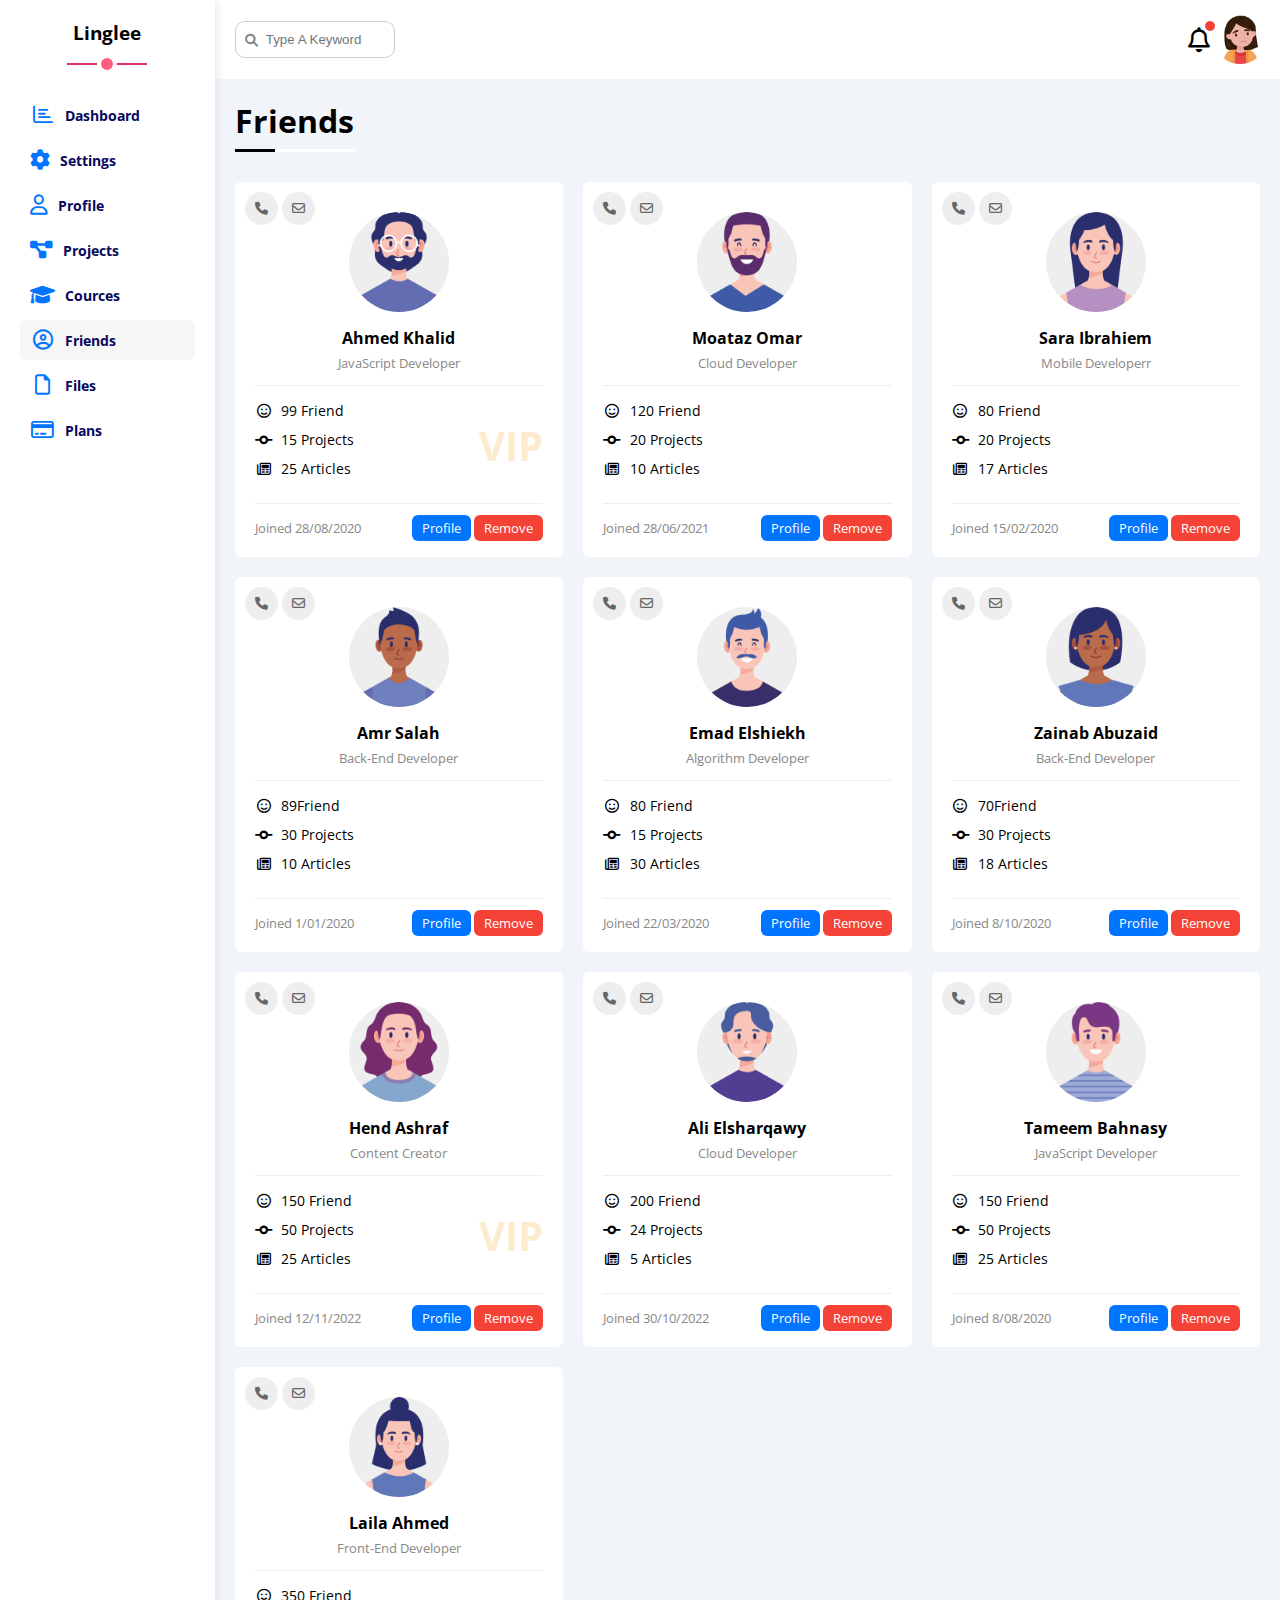
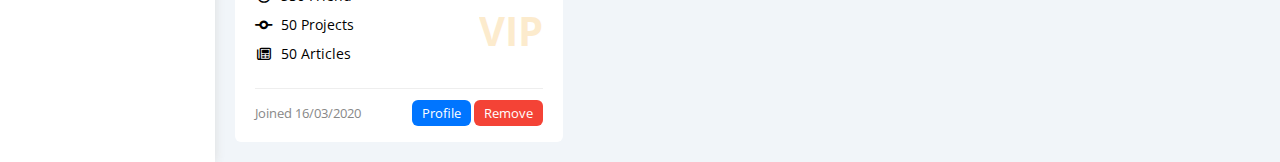
<file: friends.html>
<!DOCTYPE html>
<html lang="en">
  <head>
    <meta charset="UTF-8" />
    <meta http-equiv="X-UA-Compatible" content="IE=edge" />
    <meta name="viewport" content="width=device-width, initial-scale=1.0" />
    <link rel="stylesheet" href="css/all.min.css" />
    <link rel="stylesheet" href="css/framework.css" />
    <link rel="stylesheet" href="css/master.css" />

    <!--fonts -->
    <link rel="preconnect" href="https://fonts.googleapis.com" />
    <link rel="preconnect" href="https://fonts.gstatic.com" crossorigin />
    <link
      href="https://fonts.googleapis.com/css2?family=Open+Sans:wght@300;500&#038;display=swap"
      rel="stylesheet"
    />
    <title>Friends</title>
  </head>

  <body>
    <div class="page d-flex">
      <div class="sidebar bg-white p-20 p-relative">
        <h3 class="p-relative txt-c mt-0">Linglee</h3>
        <ul>
          <li>
            <a
              class=" d-flex align-center fs-14 c-black rad-6 p-10"
              href="index.html"
            >
              <i class="fa-regular fa-chart-bar fa-fw"></i>
              <span>Dashboard</span>
            </a>
          </li>
          <li>
            <a
              class="d-flex align-center fs-14 c-black rad-6 p-10"
              href="settings.html"
            >
              <i class="fa-solid fa-gear"></i>
              <span>Settings</span>
            </a>
          </li>
          <li>
            <a
              class=" d-flex align-center fs-14 c-black rad-6 p-10"
              href="profile.html"
            >
              <i class="fa-regular fa-user"></i>
              <span>Profile</span>
            </a>
          </li>
          <li>
            <a
              class=" d-flex align-center fs-14 c-black rad-6 p-10"
              href="projects.html"
            >
              <i class="fa-solid fa-diagram-project"></i>
              <span>Projects</span>
            </a>
          </li>
          <li>
            <a
              class="d-flex align-center fs-14 c-black rad-6 p-10"
              href="cources.html"
            >
              <i class="fa-solid fa-graduation-cap"></i>
              <span>Cources</span>
            </a>
          </li>
          <li>
            <a
              class=" active d-flex align-center fs-14 c-black rad-6 p-10"
              href="friends.html"
            >
              <i class="fa-regular fa-circle-user fa-fw"></i>
              <span>Friends</span>
            </a>
          </li>
          <li>
            <a
              class="d-flex align-center fs-14 c-black rad-6 p-10"
              href="files.html"
            >
              <i class="fa-regular fa-file fa-fw"></i>
              <span>Files</span>
            </a>
          </li>
          <li>
            <a
              class="d-flex align-center fs-14 c-black rad-6 p-10"
              href="plans.html"
            >
              <i class="fa-regular fa-credit-card fa-fw"></i>
              <span>Plans</span>
            </a>
          </li>
        </ul>
      </div>
      <div class="content w-full">
        <!-- start head -->
        <div class="head bg-white p-15 between-flex">
          <div class="search p-relative">
            <input class="p-10" type="search" placeholder="Type A Keyword" />
          </div>
          <div class="icons d-flex align-center">
            <span class="notification p-relative">
              <i class="fa-regular fa-bell fa-lg"> </i>
            </span>
            <img src="./imgs/avatar.jpg" alt="" />
          </div>
        </div>
        <!-- end head -->
        <h1 class="p-relative">Friends</h1>
        <div class="friends-page d-grid gap-20 m-20">
            <div class="friend bg-white rad-6 p-20 p-relative">
                <div class="contact">
                    <i class="fa-solid fa-phone"></i>
                    <i class="fa-regular fa-envelope"></i>
                </div>
                <div class="txt-c">
                    <img class="rad-half mb-10 w-100 mt-10 h-100 bg-eee" src="./imgs/team27.png" alt="">
                    <h4 class="m-0">Ahmed Khalid</h4>
                    <p class="c-grey fs-13 mt-5 mb-0">JavaScript Developer</p>
                </div>
                <div class="icons fs-14 p-relative">
                    <div class="mb-10">
                        <i class="fa-regular fa-face-smile fa-fw"></i>
                        <span>99 Friend</span>
                    </div>
                    <div class="mb-10">
                        <i class="fa-solid fa-code-commit fa-fw"></i>
                        <span>15 Projects</span>
                    </div>
                    <div class="mb-10">
                        <i class="fa-regular fa-newspaper fa-fw"></i>
                        <span>25 Articles</span>
                    </div>
                    <span class="vip fw-bold c-orange">VIP</span>
                </div>
                <div class="info between-flex fs-13">
                    <span class="c-grey">Joined 28/08/2020</span>
                    <div>
                        <a class="bg-blue c-white btn-shape" href="profile.html">Profile</a>
                        <a class="bg-red c-white btn-shape" href="">Remove</a>
                    </div>
                </div>
            </div>
            <div class="friend bg-white rad-6 p-20 p-relative">
                <div class="contact">
                    <i class="fa-solid fa-phone"></i>
                    <i class="fa-regular fa-envelope"></i>
                </div>
                <div class="txt-c">
                    <img class="rad-half mb-10 w-100 mt-10 h-100 bg-eee" src="./imgs/team24.png" alt="">
                    <h4 class="m-0">Moataz Omar</h4>
                    <p class="c-grey fs-13 mt-5 mb-0">Cloud Developer</p>
                </div>
                <div class="icons fs-14 p-relative">
                    <div class="mb-10">
                        <i class="fa-regular fa-face-smile fa-fw"></i>
                        <span>120 Friend</span>
                    </div>
                    <div class="mb-10">
                        <i class="fa-solid fa-code-commit fa-fw"></i>
                        <span>20 Projects</span>
                    </div>
                    <div class="mb-10">
                        <i class="fa-regular fa-newspaper fa-fw"></i>
                        <span>10 Articles</span>
                    </div>
                </div>
                <div class="info between-flex fs-13">
                    <span class="c-grey">Joined 28/06/2021</span>
                    <div>
                        <a class="bg-blue c-white btn-shape" href="profile.html">Profile</a>
                        <a class="bg-red c-white btn-shape" href="">Remove</a>
                    </div>
                </div>
            </div>
            <div class="friend bg-white rad-6 p-20 p-relative">
                <div class="contact">
                    <i class="fa-solid fa-phone"></i>
                    <i class="fa-regular fa-envelope"></i>
                </div>
                <div class="txt-c">
                    <img class="rad-half mb-10 w-100 mt-10 h-100 bg-eee" src="./imgs/team23.png" alt="">
                    <h4 class="m-0">Sara Ibrahiem</h4>
                    <p class="c-grey fs-13 mt-5 mb-0">Mobile Developerr</p>
                </div>
                <div class="icons fs-14 p-relative">
                    <div class="mb-10">
                        <i class="fa-regular fa-face-smile fa-fw"></i>
                        <span>80 Friend</span>
                    </div>
                    <div class="mb-10">
                        <i class="fa-solid fa-code-commit fa-fw"></i>
                        <span>20 Projects</span>
                    </div>
                    <div class="mb-10">
                        <i class="fa-regular fa-newspaper fa-fw"></i>
                        <span>17 Articles</span>
                    </div>
                </div>
                <div class="info between-flex fs-13">
                    <span class="c-grey">Joined 15/02/2020</span>
                    <div>
                        <a class="bg-blue c-white btn-shape" href="profile.html">Profile</a>
                        <a class="bg-red c-white btn-shape" href="">Remove</a>
                    </div>
                </div>
            </div>
            <div class="friend bg-white rad-6 p-20 p-relative">
                <div class="contact">
                    <i class="fa-solid fa-phone"></i>
                    <i class="fa-regular fa-envelope"></i>
                </div>
                <div class="txt-c">
                    <img class="rad-half mb-10 w-100 mt-10 h-100 bg-eee" src="./imgs/team35.png" alt="">
                    <h4 class="m-0">Amr Salah</h4>
                    <p class="c-grey fs-13 mt-5 mb-0">Back-End Developer</p>
                </div>
                <div class="icons fs-14 p-relative">
                    <div class="mb-10">
                        <i class="fa-regular fa-face-smile fa-fw"></i>
                        <span>89Friend</span>
                    </div>
                    <div class="mb-10">
                        <i class="fa-solid fa-code-commit fa-fw"></i>
                        <span>30 Projects</span>
                    </div>
                    <div class="mb-10">
                        <i class="fa-regular fa-newspaper fa-fw"></i>
                        <span>10 Articles</span>
                    </div>
                </div>
                <div class="info between-flex fs-13">
                    <span class="c-grey">Joined 1/01/2020</span>
                    <div>
                        <a class="bg-blue c-white btn-shape" href="profile.html">Profile</a>
                        <a class="bg-red c-white btn-shape" href="">Remove</a>
                    </div>
                </div>
            </div>
            <div class="friend bg-white rad-6 p-20 p-relative">
                <div class="contact">
                    <i class="fa-solid fa-phone"></i>
                    <i class="fa-regular fa-envelope"></i>
                </div>
                <div class="txt-c">
                    <img class="rad-half mb-10 w-100 mt-10 h-100 bg-eee" src="./imgs/team38.png" alt="">
                    <h4 class="m-0">Emad Elshiekh</h4>
                    <p class="c-grey fs-13 mt-5 mb-0">Algorithm Developer</p>
                </div>
                <div class="icons fs-14 p-relative">
                    <div class="mb-10">
                        <i class="fa-regular fa-face-smile fa-fw"></i>
                        <span>80 Friend</span>
                    </div>
                    <div class="mb-10">
                        <i class="fa-solid fa-code-commit fa-fw"></i>
                        <span>15 Projects</span>
                    </div>
                    <div class="mb-10">
                        <i class="fa-regular fa-newspaper fa-fw"></i>
                        <span>30 Articles</span>
                    </div>
                </div>
                <div class="info between-flex fs-13">
                    <span class="c-grey">Joined 22/03/2020</span>
                    <div>
                        <a class="bg-blue c-white btn-shape" href="profile.html">Profile</a>
                        <a class="bg-red c-white btn-shape" href="">Remove</a>
                    </div>
                </div>
            </div>
            <div class="friend bg-white rad-6 p-20 p-relative">
                <div class="contact">
                    <i class="fa-solid fa-phone"></i>
                    <i class="fa-regular fa-envelope"></i>
                </div>
                <div class="txt-c">
                    <img class="rad-half mb-10 w-100 mt-10 h-100 bg-eee" src="./imgs/team43.png" alt="">
                    <h4 class="m-0">Zainab Abuzaid</h4>
                    <p class="c-grey fs-13 mt-5 mb-0">Back-End Developer</p>
                </div>
                <div class="icons fs-14 p-relative">
                    <div class="mb-10">
                        <i class="fa-regular fa-face-smile fa-fw"></i>
                        <span>70Friend</span>
                    </div>
                    <div class="mb-10">
                        <i class="fa-solid fa-code-commit fa-fw"></i>
                        <span>30 Projects</span>
                    </div>
                    <div class="mb-10">
                        <i class="fa-regular fa-newspaper fa-fw"></i>
                        <span>18 Articles</span>
                    </div>
                </div>
                <div class="info between-flex fs-13">
                    <span class="c-grey">Joined 8/10/2020</span>
                    <div>
                        <a class="bg-blue c-white btn-shape" href="profile.html">Profile</a>
                        <a class="bg-red c-white btn-shape" href="">Remove</a>
                    </div>
                </div>
            </div>
            <div class="friend bg-white rad-6 p-20 p-relative">
                <div class="contact">
                    <i class="fa-solid fa-phone"></i>
                    <i class="fa-regular fa-envelope"></i>
                </div>
                <div class="txt-c">
                    <img class="rad-half mb-10 w-100 mt-10 h-100 bg-eee" src="./imgs/team44.png" alt="">
                    <h4 class="m-0">Hend Ashraf</h4>
                    <p class="c-grey fs-13 mt-5 mb-0">Content Creator</p>
                </div>
                <div class="icons fs-14 p-relative">
                    <div class="mb-10">
                        <i class="fa-regular fa-face-smile fa-fw"></i>
                        <span>150 Friend</span>
                    </div>
                    <div class="mb-10">
                        <i class="fa-solid fa-code-commit fa-fw"></i>
                        <span>50 Projects</span>
                    </div>
                    <div class="mb-10">
                        <i class="fa-regular fa-newspaper fa-fw"></i>
                        <span>25 Articles</span>
                    </div>
                    <span class="vip fw-bold c-orange">VIP</span>
                </div>
                <div class="info between-flex fs-13">
                    <span class="c-grey">Joined 12/11/2022</span>
                    <div>
                        <a class="bg-blue c-white btn-shape" href="profile.html">Profile</a>
                        <a class="bg-red c-white btn-shape" href="">Remove</a>
                    </div>
                </div>
            </div>
            <div class="friend bg-white rad-6 p-20 p-relative">
                <div class="contact">
                    <i class="fa-solid fa-phone"></i>
                    <i class="fa-regular fa-envelope"></i>
                </div>
                <div class="txt-c">
                    <img class="rad-half mb-10 w-100 mt-10 h-100 bg-eee" src="./imgs/team41.png" alt="">
                    <h4 class="m-0">Ali Elsharqawy</h4>
                    <p class="c-grey fs-13 mt-5 mb-0">Cloud Developer</p>
                </div>
                <div class="icons fs-14 p-relative">
                    <div class="mb-10">
                        <i class="fa-regular fa-face-smile fa-fw"></i>
                        <span>200 Friend</span>
                    </div>
                    <div class="mb-10">
                        <i class="fa-solid fa-code-commit fa-fw"></i>
                        <span>24 Projects</span>
                    </div>
                    <div class="mb-10">
                        <i class="fa-regular fa-newspaper fa-fw"></i>
                        <span>5 Articles</span>
                    </div>
                </div>
                <div class="info between-flex fs-13">
                    <span class="c-grey">Joined 30/10/2022</span>
                    <div>
                        <a class="bg-blue c-white btn-shape" href="profile.html">Profile</a>
                        <a class="bg-red c-white btn-shape" href="">Remove</a>
                    </div>
                </div>
            </div>
            <div class="friend bg-white rad-6 p-20 p-relative">
                <div class="contact">
                    <i class="fa-solid fa-phone"></i>
                    <i class="fa-regular fa-envelope"></i>
                </div>
                <div class="txt-c">
                    <img class="rad-half mb-10 w-100 mt-10 h-100 bg-eee" src="./imgs/team45.png" alt="">
                    <h4 class="m-0">Tameem Bahnasy</h4>
                    <p class="c-grey fs-13 mt-5 mb-0">JavaScript Developer</p>
                </div>
                <div class="icons fs-14 p-relative">
                    <div class="mb-10">
                        <i class="fa-regular fa-face-smile fa-fw"></i>
                        <span>150 Friend</span>
                    </div>
                    <div class="mb-10">
                        <i class="fa-solid fa-code-commit fa-fw"></i>
                        <span>50 Projects</span>
                    </div>
                    <div class="mb-10">
                        <i class="fa-regular fa-newspaper fa-fw"></i>
                        <span>25 Articles</span>
                    </div>
                </div>
                <div class="info between-flex fs-13">
                    <span class="c-grey">Joined 8/08/2020</span>
                    <div>
                        <a class="bg-blue c-white btn-shape" href="profile.html">Profile</a>
                        <a class="bg-red c-white btn-shape" href="">Remove</a>
                    </div>
                </div>
            </div>
            <div class="friend bg-white rad-6 p-20 p-relative">
                <div class="contact">
                    <i class="fa-solid fa-phone"></i>
                    <i class="fa-regular fa-envelope"></i>
                </div>
                <div class="txt-c">
                    <img class="rad-half mb-10 w-100 mt-10 h-100 bg-eee" src="./imgs/team5.png" alt="">
                    <h4 class="m-0">Laila Ahmed</h4>
                    <p class="c-grey fs-13 mt-5 mb-0">Front-End Developer</p>
                </div>
                <div class="icons fs-14 p-relative">
                    <div class="mb-10">
                        <i class="fa-regular fa-face-smile fa-fw"></i>
                        <span>350 Friend</span>
                    </div>
                    <div class="mb-10">
                        <i class="fa-solid fa-code-commit fa-fw"></i>
                        <span>50 Projects</span>
                    </div>
                    <div class="mb-10">
                        <i class="fa-regular fa-newspaper fa-fw"></i>
                        <span>50 Articles</span>
                    </div>
                    <span class="vip fw-bold c-orange">VIP</span>
                </div>
                <div class="info between-flex fs-13">
                    <span class="c-grey">Joined 16/03/2020</span>
                    <div>
                        <a class="bg-blue c-white btn-shape" href="profile.html">Profile</a>
                        <a class="bg-red c-white btn-shape" href="">Remove</a>
                    </div>
                </div>
            </div>


        </div>



      
    </div>
  </body>
</html>
</file>
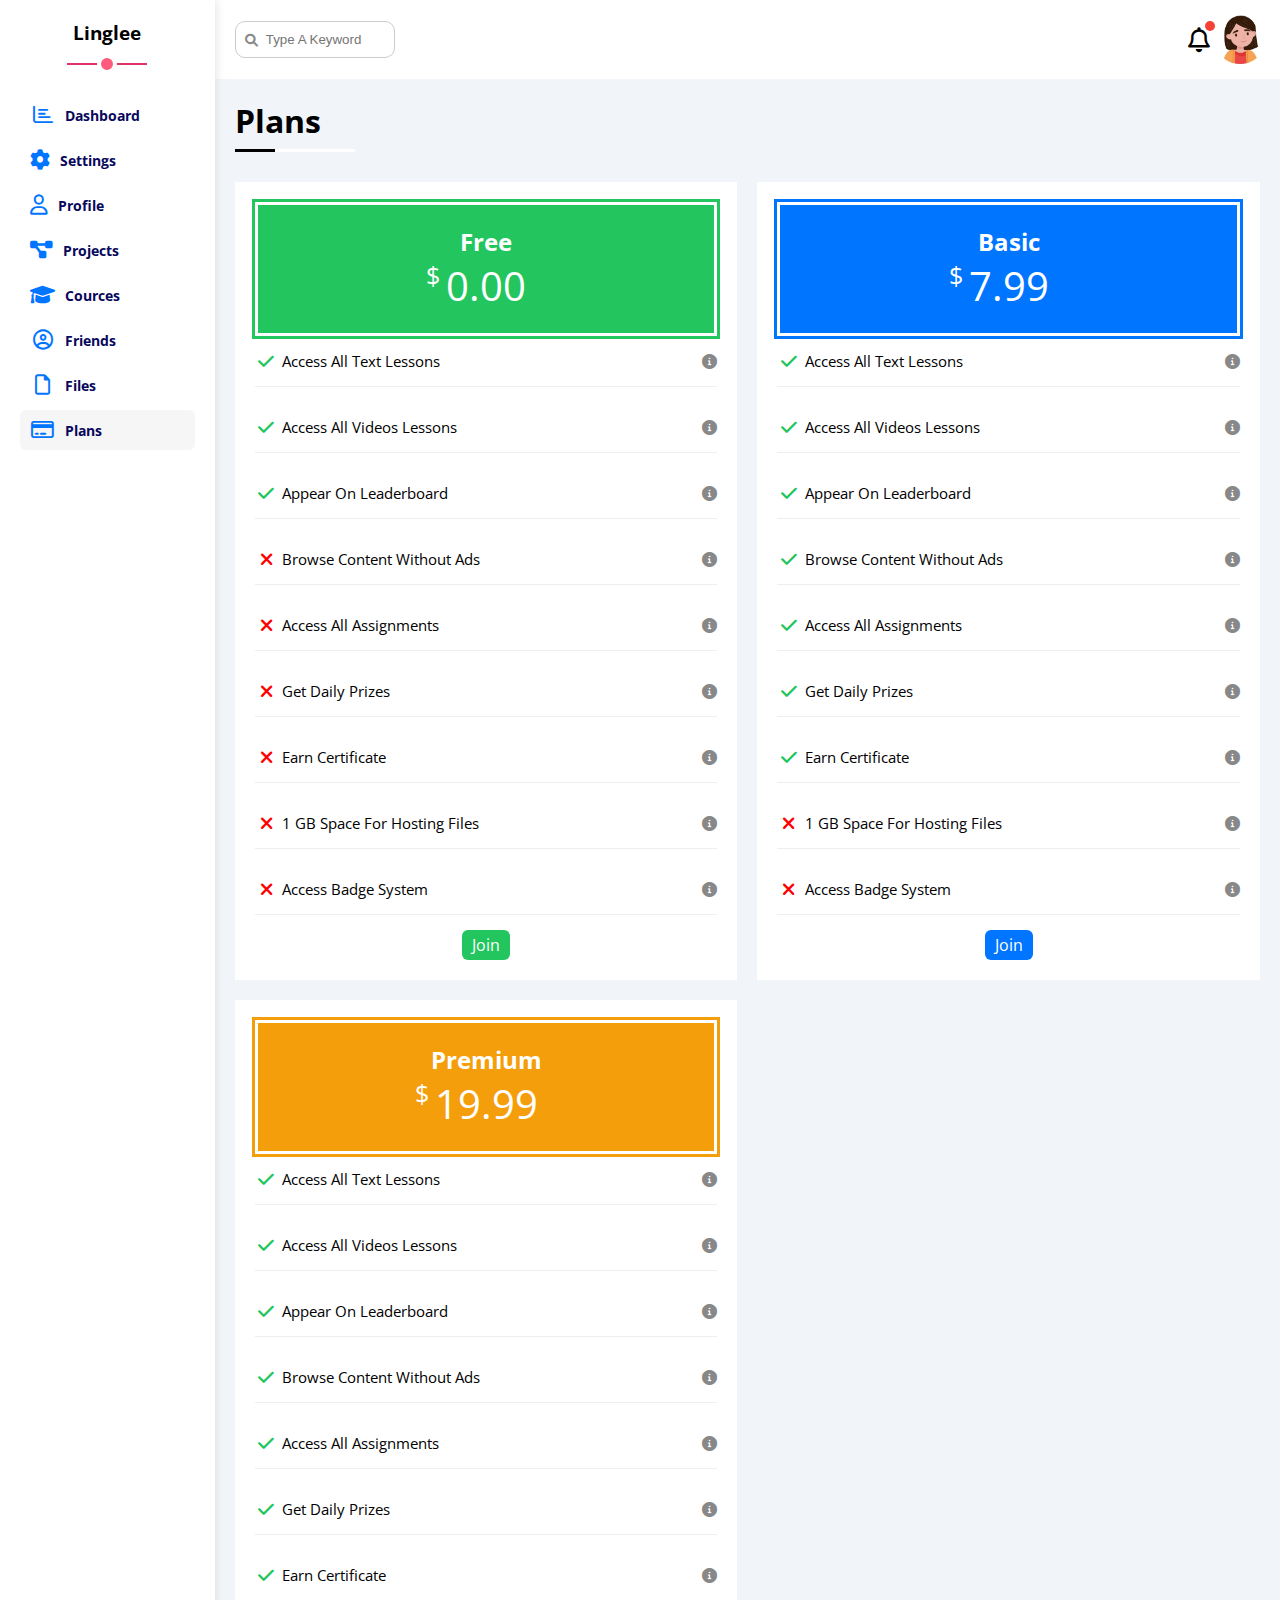
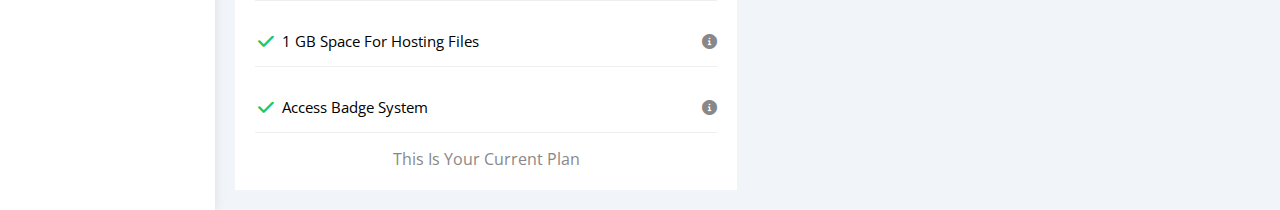
<file: plans.html>
<!DOCTYPE html>
<html lang="en">
  <head>
    <meta charset="UTF-8" />
    <meta http-equiv="X-UA-Compatible" content="IE=edge" />
    <meta name="viewport" content="width=device-width, initial-scale=1.0" />
    <link rel="stylesheet" href="css/all.min.css" />
    <link rel="stylesheet" href="css/framework.css" />
    <link rel="stylesheet" href="css/master.css" />

    <!--fonts -->
    <link rel="preconnect" href="https://fonts.googleapis.com" />
    <link rel="preconnect" href="https://fonts.gstatic.com" crossorigin />
    <link
      href="https://fonts.googleapis.com/css2?family=Open+Sans:wght@300;500&#038;display=swap"
      rel="stylesheet"
    />
    <title>Plans</title>
  </head>

  <body>
    <div class="page d-flex">
      <div class="sidebar bg-white p-20 p-relative">
        <h3 class="p-relative txt-c mt-0">Linglee</h3>
        <ul>
          <li>
            <a
              class=" d-flex align-center fs-14 c-black rad-6 p-10"
              href="index.html"
            >
              <i class="fa-regular fa-chart-bar fa-fw"></i>
              <span>Dashboard</span>
            </a>
          </li>
          <li>
            <a
              class="d-flex align-center fs-14 c-black rad-6 p-10"
              href="settings.html"
            >
              <i class="fa-solid fa-gear"></i>
              <span>Settings</span>
            </a>
          </li>
          <li>
            <a
              class=" d-flex align-center fs-14 c-black rad-6 p-10"
              href="profile.html"
            >
              <i class="fa-regular fa-user"></i>
              <span>Profile</span>
            </a>
          </li>
          <li>
            <a
              class=" d-flex align-center fs-14 c-black rad-6 p-10"
              href="projects.html"
            >
              <i class="fa-solid fa-diagram-project"></i>
              <span>Projects</span>
            </a>
          </li>
          <li>
            <a
              class="d-flex align-center fs-14 c-black rad-6 p-10"
              href="cources.html"
            >
              <i class="fa-solid fa-graduation-cap"></i>
              <span>Cources</span>
            </a>
          </li>
          <li>
            <a
              class=" d-flex align-center fs-14 c-black rad-6 p-10"
              href="friends.html"
            >
              <i class="fa-regular fa-circle-user fa-fw"></i>
              <span>Friends</span>
            </a>
          </li>
          <li>
            <a
              class="d-flex align-center fs-14 c-black rad-6 p-10"
              href="files.html"
            >
              <i class="fa-regular fa-file fa-fw"></i>
              <span>Files</span>
            </a>
          </li>
          <li>
            <a
              class=" active d-flex align-center fs-14 c-black rad-6 p-10"
              href="plans.html"
            >
              <i class="fa-regular fa-credit-card fa-fw"></i>
              <span>Plans</span>
            </a>
          </li>
        </ul>
      </div>
      <div class="content w-full">
        <!-- start head -->
        <div class="head bg-white p-15 between-flex">
          <div class="search p-relative">
            <input class="p-10" type="search" placeholder="Type A Keyword" />
          </div>
          <div class="icons d-flex align-center">
            <span class="notification p-relative">
              <i class="fa-regular fa-bell fa-lg"> </i>
            </span>
            <img src="./imgs/avatar.jpg" alt="" />
          </div>
        </div>
        <!-- end head -->
        <h1 class="p-relative">Plans</h1>
        <div class="plans-page d-grid m-20 gap-20">
          <div class="plan green bg-white p-20">
            <div class="top bg-lemon txt-c p-20">
              <h2 class="m-0 c-white">Free</h2>
              <div class="c-white price"> <span>$</span> 0.00</div>
            </div>
            <ul class="m-0">
              <li>
                <i class="fa-solid fa-check fa-fw yes"></i>
                <span>Access All Text Lessons</span>
                <i class="fa-solid fa-circle-info help"></i>
              </li>
              <li>
                <i class="fa-solid fa-check fa-fw yes"></i>
                <span>Access All Videos Lessons</span>
                <i class="fa-solid fa-circle-info help"></i>
              </li>
              <li>
                <i class="fa-solid fa-check fa-fw yes"></i>
                <span>Appear On Leaderboard</span>
                <i class="fa-solid fa-circle-info help"></i>
              </li>
              <li>
                <i class="fa-solid fa-xmark fa-fw "></i>
                <span>Browse Content Without Ads</span>
                <i class="fa-solid fa-circle-info help"></i>
              </li>
              <li>
                <i class="fa-solid fa-xmark fa-fw"></i>
                <span>Access All Assignments</span>
                <i class="fa-solid fa-circle-info help"></i>
              </li>
              <li>
                <i class="fa-solid fa-xmark fa-fw"></i>
                <span>Get Daily Prizes</span>
                <i class="fa-solid fa-circle-info help"></i>
              </li>
              <li>
                <i class="fa-solid fa-xmark fa-fw"></i>
                <span>Earn Certificate</span>
                <i class="fa-solid fa-circle-info help"></i>
              </li>
              <li>
                <i class="fa-solid fa-xmark fa-fw"></i>
                <span>1 GB Space For Hosting Files</span>
                <i class="fa-solid fa-circle-info help"></i>
              </li>
              <li>
                <i class="fa-solid fa-xmark fa-fw"></i>
                <span>Access Badge System</span>
                <i class="fa-solid fa-circle-info help"></i>
              </li>

            </ul>
            <a href="" class="btn-shape bg-lemon c-white w-fit d-block">Join</a>
          </div>
          <div class="plan blue bg-white p-20">
            <div class="top bg-blue txt-c p-20">
              <h2 class="m-0 c-white">Basic</h2>
              <div class="c-white price"> <span>$</span> 7.99</div>
            </div>
            <ul class="m-0">
              <li>
                <i class="fa-solid fa-check fa-fw yes"></i>
                <span>Access All Text Lessons</span>
                <i class="fa-solid fa-circle-info help"></i>
              </li>
              <li>
                <i class="fa-solid fa-check fa-fw yes"></i>
                <span>Access All Videos Lessons</span>
                <i class="fa-solid fa-circle-info help"></i>
              </li>
              <li>
                <i class="fa-solid fa-check fa-fw yes"></i>
                <span>Appear On Leaderboard</span>
                <i class="fa-solid fa-circle-info help"></i>
              </li>
              <li>
                <i class="fa-solid fa-check fa-fw yes"></i>
                <span>Browse Content Without Ads</span>
                <i class="fa-solid fa-circle-info help"></i>
              </li>
              <li>
                <i class="fa-solid fa-check fa-fw yes"></i>
                <span>Access All Assignments</span>
                <i class="fa-solid fa-circle-info help"></i>
              </li>
              <li>
                <i class="fa-solid fa-check fa-fw yes"></i>
                <span>Get Daily Prizes</span>
                <i class="fa-solid fa-circle-info help"></i>
              </li>
              <li>
                <i class="fa-solid fa-check fa-fw yes"></i>
                <span>Earn Certificate</span>
                <i class="fa-solid fa-circle-info help"></i>
              </li>
              <li>
                <i class="fa-solid fa-xmark fa-fw"></i>
                <span>1 GB Space For Hosting Files</span>
                <i class="fa-solid fa-circle-info help"></i>
              </li>
              <li>
                <i class="fa-solid fa-xmark fa-fw"></i>
                <span>Access Badge System</span>
                <i class="fa-solid fa-circle-info help"></i>
              </li>

            </ul>
            <a href="" class="btn-shape bg-blue c-white w-fit d-block txt-c">Join</a>
          </div>
          <div class="plan orange bg-white p-20">
            <div class="top bg-orange txt-c p-20">
              <h2 class="m-0 c-white">Premium</h2>
              <div class="c-white price"> <span>$</span> 19.99</div>
            </div>
            <ul class="m-0">
              <li>
                <i class="fa-solid fa-check fa-fw yes"></i>
                <span>Access All Text Lessons</span>
                <i class="fa-solid fa-circle-info help"></i>
              </li>
              <li>
                <i class="fa-solid fa-check fa-fw yes"></i>
                <span>Access All Videos Lessons</span>
                <i class="fa-solid fa-circle-info help"></i>
              </li>
              <li>
                <i class="fa-solid fa-check fa-fw yes"></i>
                <span>Appear On Leaderboard</span>
                <i class="fa-solid fa-circle-info help"></i>
              </li>
              <li>
                <i class="fa-solid fa-check fa-fw yes"></i>
                <span>Browse Content Without Ads</span>
                <i class="fa-solid fa-circle-info help"></i>
              </li>
              <li>
                <i class="fa-solid fa-check fa-fw yes"></i>
                <span>Access All Assignments</span>
                <i class="fa-solid fa-circle-info help"></i>
              </li>
              <li>
                <i class="fa-solid fa-check fa-fw yes"></i>
                <span>Get Daily Prizes</span>
                <i class="fa-solid fa-circle-info help"></i>
              </li>
              <li>
                <i class="fa-solid fa-check fa-fw yes"></i>
                <span>Earn Certificate</span>
                <i class="fa-solid fa-circle-info help"></i>
              </li>
              <li>
                <i class="fa-solid fa-check fa-fw yes"></i>
                <span>1 GB Space For Hosting Files</span>
                <i class="fa-solid fa-circle-info help"></i>
              </li>
              <li>
                <i class="fa-solid fa-check fa-fw yes"></i>
                <span>Access Badge System</span>
                <i class="fa-solid fa-circle-info help"></i>
              </li>

            </ul>
           <p class="txt-c c-grey m-0">This Is Your Current Plan</p>
          </div>
        </div>



      
    </div>
  </body>
</html>
</file>
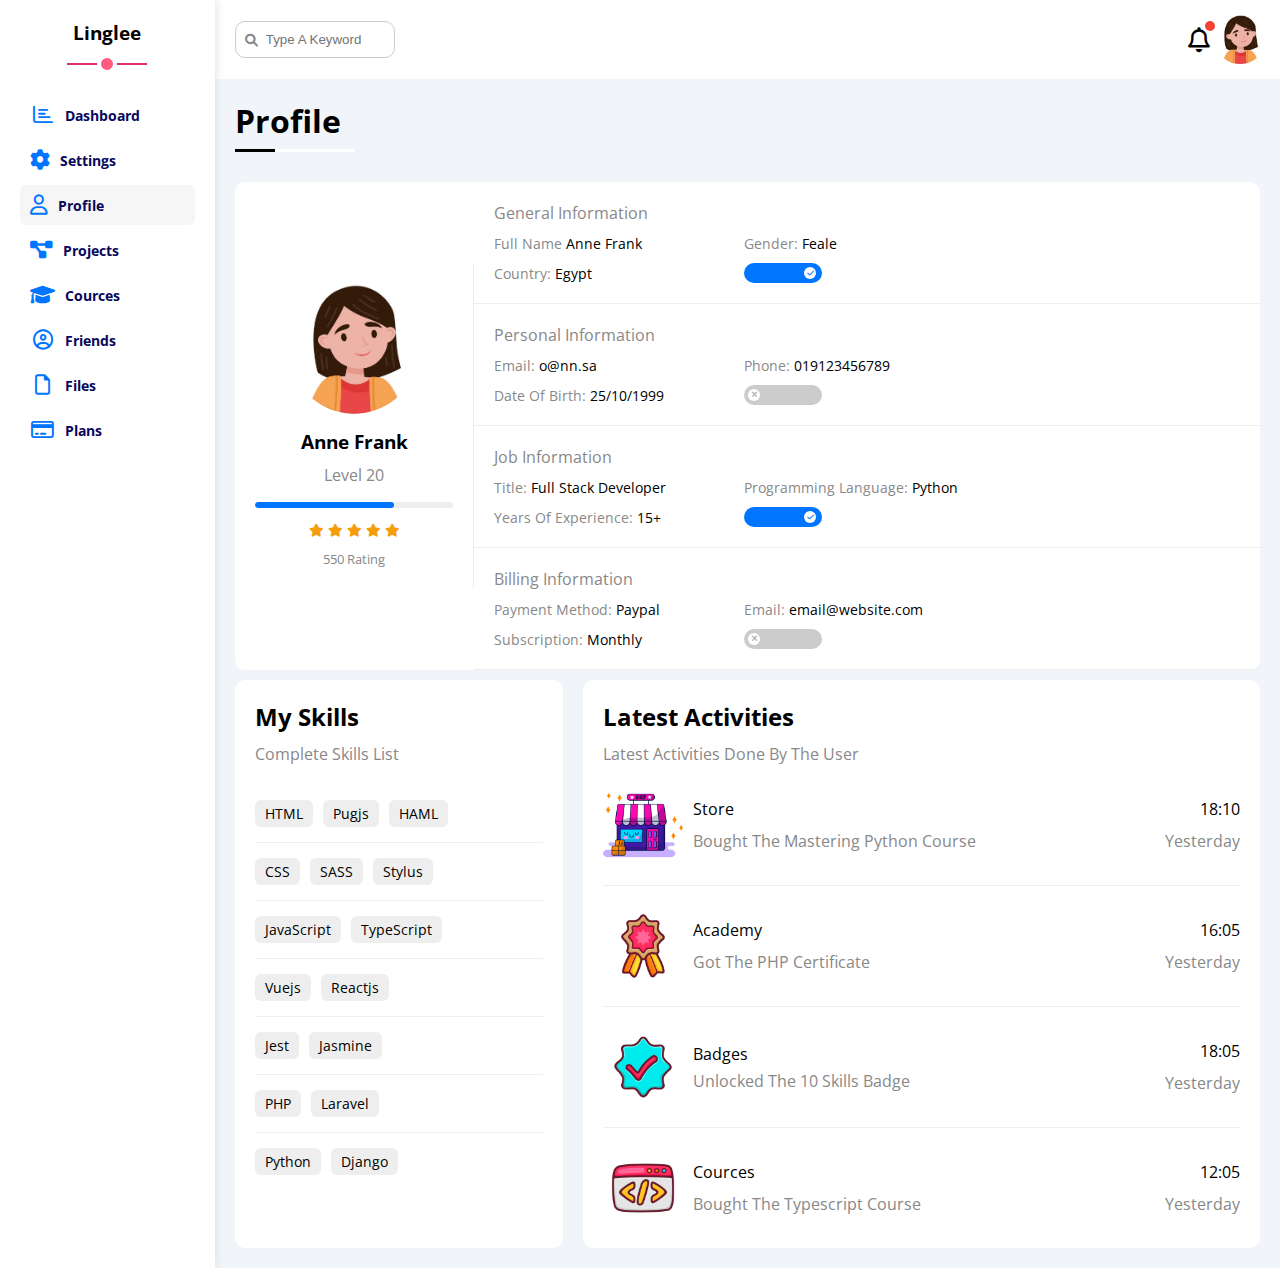
<file: profile.html>
<!DOCTYPE html>
<html lang="en">
  <head>
    <meta charset="UTF-8" />
    <meta http-equiv="X-UA-Compatible" content="IE=edge" />
    <meta name="viewport" content="width=device-width, initial-scale=1.0" />
    <link rel="stylesheet" href="css/all.min.css" />
    <link rel="stylesheet" href="css/framework.css" />
    <link rel="stylesheet" href="css/master.css" />

    <!--fonts -->
    <link rel="preconnect" href="https://fonts.googleapis.com" />
    <link rel="preconnect" href="https://fonts.gstatic.com" crossorigin />
    <link
      href="https://fonts.googleapis.com/css2?family=Open+Sans:wght@300;500&#038;display=swap"
      rel="stylesheet"
    />
    <title>Profile</title>
  </head>

  <body>
    <div class="page d-flex">
      <div class="sidebar bg-white p-20 p-relative">
        <h3 class="p-relative txt-c mt-0">Linglee</h3>
        <ul>
          <li>
            <a
              class=" d-flex align-center fs-14 c-black rad-6 p-10"
              href="index.html"
            >
              <i class="fa-regular fa-chart-bar fa-fw"></i>
              <span>Dashboard</span>
            </a>
          </li>
          <li>
            <a
              class="d-flex align-center fs-14 c-black rad-6 p-10"
              href="settings.html"
            >
              <i class="fa-solid fa-gear"></i>
              <span>Settings</span>
            </a>
          </li>
          <li>
            <a
              class=" active d-flex align-center fs-14 c-black rad-6 p-10"
              href="profile.html"
            >
              <i class="fa-regular fa-user"></i>
              <span>Profile</span>
            </a>
          </li>
          <li>
            <a
              class="d-flex align-center fs-14 c-black rad-6 p-10"
              href="projects.html"
            >
              <i class="fa-solid fa-diagram-project"></i>
              <span>Projects</span>
            </a>
          </li>
          <li>
            <a
              class="d-flex align-center fs-14 c-black rad-6 p-10"
              href="cources.html"
            >
              <i class="fa-solid fa-graduation-cap"></i>
              <span>Cources</span>
            </a>
          </li>
          <li>
            <a
              class="d-flex align-center fs-14 c-black rad-6 p-10"
              href="friends.html"
            >
              <i class="fa-regular fa-circle-user fa-fw"></i>
              <span>Friends</span>
            </a>
          </li>
          <li>
            <a
              class="d-flex align-center fs-14 c-black rad-6 p-10"
              href="files.html"
            >
              <i class="fa-regular fa-file fa-fw"></i>
              <span>Files</span>
            </a>
          </li>
          <li>
            <a
              class="d-flex align-center fs-14 c-black rad-6 p-10"
              href="plans.html"
            >
              <i class="fa-regular fa-credit-card fa-fw"></i>
              <span>Plans</span>
            </a>
          </li>
        </ul>
      </div>
      <div class="content w-full">
        <!-- start head -->
        <div class="head bg-white p-15 between-flex">
          <div class="search p-relative">
            <input class="p-10" type="search" placeholder="Type A Keyword" />
          </div>
          <div class="icons d-flex align-center">
            <span class="notification p-relative">
              <i class="fa-regular fa-bell fa-lg"> </i>
            </span>
            <img src="./imgs/avatar.jpg" alt="" />
          </div>
        </div>
        <!-- end head -->
        <h1 class="p-relative">Profile</h1>
        <div class="profile-page m-20">
          <!-- start overview -->
          <div class="overview bg-white rad-10 d-flex align-center">
            <div class="avatar-box txt-c p-20">
              <img class="rad-half mb-10" src="./imgs/avatar.jpg" >
              <h3 class="m-0 ">Anne Frank</h3>
              <p class="c-grey mt-10">Level 20</p>
              <div class="level rad-6 bg-eee p-relative">
                <span style="width: 70%;"></span>
              </div>
              <div class="rating mt-10 mb-10">
                <i class="fa-solid fa-star c-orange fs-13"></i>
                <i class="fa-solid fa-star c-orange fs-13"></i>
                <i class="fa-solid fa-star c-orange fs-13"></i>
                <i class="fa-solid fa-star c-orange fs-13"></i>
                <i class="fa-solid fa-star c-orange fs-13"></i>
              </div>
              <div class="c-grey m-0 fs-13">550 Rating</div>
            </div>
              <div class="info-box w-full txt-c-mobile">
                <!-- Start Information Row -->
                <div class="box p-20 d-flex align-center">
                  <h4 class="c-grey fs-15 m-0 w-full">General Information</h4>
                  <div class="fs-14">
                    <span class="c-grey">Full Name</span>
                    <span>Anne Frank</span>
                  </div>
                  <div class="fs-14">
                    <span class="c-grey">Gender:</span>
                    <span>Feale</span>
                  </div>
                  <div class="fs-14">
                    <span class="c-grey">Country:</span>
                    <span>Egypt</span>
                  </div>
                  <div class="fs-14">
                    <label>
                      <input class="toggle-checkbox" type="checkbox" checked />
                      <div class="toggle-switch"></div>
                    </label>
                  </div>
                </div>
                <!-- End Information Row -->
                <!-- Start Information Row -->
                <div class="box p-20 d-flex align-center">
                  <h4 class="c-grey w-full fs-15 m-0">Personal Information</h4>
                  <div class="fs-14">
                    <span class="c-grey">Email:</span>
                    <span>o@nn.sa</span>
                  </div>
                  <div class="fs-14">
                    <span class="c-grey">Phone:</span>
                    <span>019123456789</span>
                  </div>
                  <div class="fs-14">
                    <span class="c-grey">Date Of Birth:</span>
                    <span>25/10/1999</span>
                  </div>
                  <div class="fs-14">
                    <label>
                      <input class="toggle-checkbox" type="checkbox" />
                      <div class="toggle-switch"></div>
                    </label>
                  </div>
                </div>
                <!-- End Information Row -->
                <!-- Start Information Row -->
                <div class="box p-20 d-flex align-center">
                  <h4 class="c-grey w-full fs-15 m-0">Job Information</h4>
                  <div class="fs-14">
                    <span class="c-grey">Title:</span>
                    <span>Full Stack Developer</span>
                  </div>
                  <div class="fs-14">
                    <span class="c-grey">Programming Language:</span>
                    <span>Python</span>
                  </div>
                  <div class="fs-14">
                    <span class="c-grey">Years Of Experience:</span>
                    <span>15+</span>
                  </div>
                  <div class="fs-14">
                    <label>
                      <input class="toggle-checkbox" type="checkbox" checked />
                      <div class="toggle-switch"></div>
                    </label>
                  </div>
                </div>
                <!-- End Information Row -->
                <!-- Start Information Row -->
                <div class="box p-20 d-flex align-center">
                  <h4 class="c-grey w-full fs-15 m-0">Billing Information</h4>
                  <div class="fs-14">
                    <span class="c-grey">Payment Method:</span>
                    <span>Paypal</span>
                  </div>
                  <div class="fs-14">
                    <span class="c-grey">Email:</span>
                    <span>email@website.com</span>
                  </div>
                  <div class="fs-14">
                    <span class="c-grey">Subscription:</span>
                    <span>Monthly</span>
                  </div>
                  <div class="fs-14">
                    <label>
                      <input class="toggle-checkbox" type="checkbox" />
                      <div class="toggle-switch"></div>
                    </label>
                  </div>
                </div>
                <!-- End Information Row -->
            </div>
          </div>
          <!-- end overview -->
          <!-- start other data -->
          <div class="other-data d-flex gap-20">
              <div class="skills bg-white p-20 rad-10 mt-20">
                <h2 class="mt-0 mb-10">My Skills</h2>
                <p class="mt-0 mb-20 c-grey fs-15">Complete Skills List</p>
                <ul class="m-0 txt-c-mobile">
                  <li><span>HTML</span><span>Pugjs</span><span>HAML</span></li>
                  <li><span>CSS</span><span>SASS</span><span>Stylus</span></li>
                  <li><span>JavaScript</span><span>TypeScript</span></li>
                  <li><span>Vuejs</span><span>Reactjs</span></li>
                  <li><span>Jest</span><span>Jasmine</span></li>
                  <li><span>PHP</span><span>Laravel</span></li>
                  <li><span>Python</span><span>Django</span></li>
                </ul>
              </div>
              <div class="activities bg-white p-20 rad-10 mt-20">
                <h2 class="mt-0 mb-10">Latest Activities</h2>
                <p class="mt-0 mb-20 c-grey fs-15">Latest Activities Done By The User</p>
                <div class="activity d-flex align-center txt-c-mobile">
                  <img src="./imgs/shop.png" alt="">
                  <div class="info">
                    <span class="d-block mb-10">Store</span>
                    <span class="c-grey">Bought The Mastering Python Course</span>
                  </div>
                  <div class="date">
                    <span class="d-block mb-10">18:10</span>
                    <span class="c-grey">Yesterday</span>
                  </div>
                </div>
                <div class="activity d-flex align-center txt-c-mobile">
                  <img src="./imgs/badge.png" alt="">
                  <div class="info">
                    <span class="d-block mb-10">Academy</span>
                    <span class="c-grey">Got The PHP Certificate</span>
                  </div>
                  <div class="date">
                    <span class="d-block mb-10">16:05</span>
                    <span class="c-grey">Yesterday</span>
                  </div>
                </div>
                <div class="activity d-flex align-center txt-c-mobile">
                  <img src="./imgs/verified.png" alt="">
                  <div class="info">
                    <span class="d-block mb-5">Badges</span>
                    <span class="c-grey">Unlocked The 10 Skills Badge</span>
                  </div>
                  <div class="date">
                    <span class="d-block mb-10">18:05</span>
                    <span class="c-grey">Yesterday</span>
                  </div>
                </div>
                <div class="activity d-flex align-center txt-c-mobile">
                  <img src="./imgs/web-development.png" alt="">
                  <div class="info">
                    <span class="d-block mb-10">Cources</span>
                    <span class="c-grey">Bought The Typescript Course</span>
                  </div>
                  <div class="date">
                    <span class="d-block mb-10">12:05</span>
                    <span class="c-grey">Yesterday</span>
                  </div>
                </div>
              </div>
          </div>
          <!-- end other data -->
        </div>
      
    </div>
  </body>
</html>
</file>
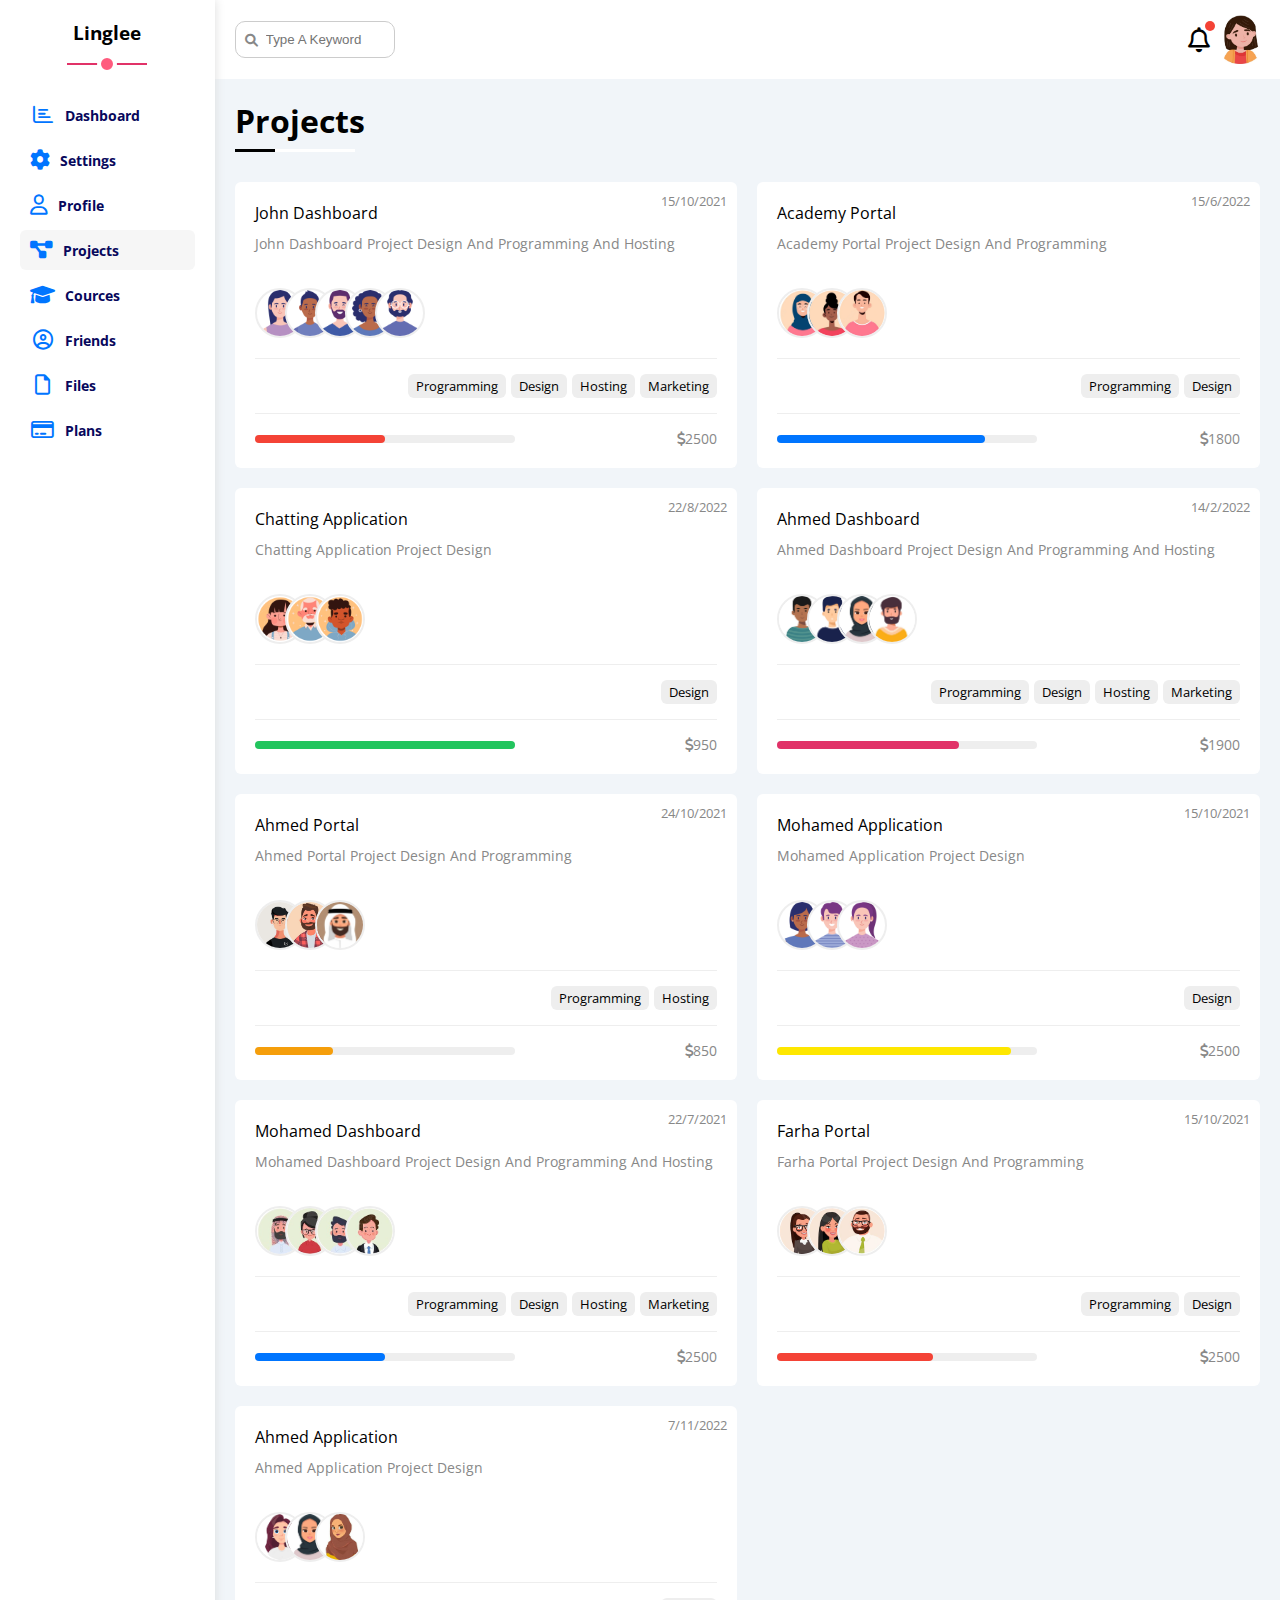
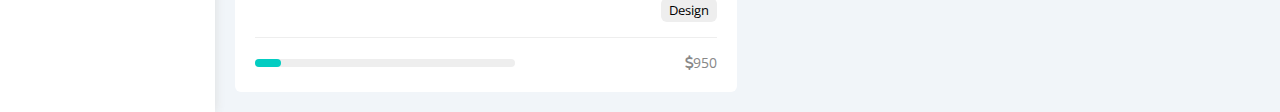
<file: projects.html>
<!DOCTYPE html>
<html lang="en">
  <head>
    <meta charset="UTF-8" />
    <meta http-equiv="X-UA-Compatible" content="IE=edge" />
    <meta name="viewport" content="width=device-width, initial-scale=1.0" />
    <link rel="stylesheet" href="css/all.min.css" />
    <link rel="stylesheet" href="css/framework.css" />
    <link rel="stylesheet" href="css/master.css" />

    <!--fonts -->
    <link rel="preconnect" href="https://fonts.googleapis.com" />
    <link rel="preconnect" href="https://fonts.gstatic.com" crossorigin />
    <link
      href="https://fonts.googleapis.com/css2?family=Open+Sans:wght@300;500&#038;display=swap"
      rel="stylesheet"
    />
    <title>Projects</title>
  </head>

  <body>
    <div class="page d-flex">
      <div class="sidebar bg-white p-20 p-relative">
        <h3 class="p-relative txt-c mt-0">Linglee</h3>
        <ul>
          <li>
            <a
              class=" d-flex align-center fs-14 c-black rad-6 p-10"
              href="index.html"
            >
              <i class="fa-regular fa-chart-bar fa-fw"></i>
              <span>Dashboard</span>
            </a>
          </li>
          <li>
            <a
              class="d-flex align-center fs-14 c-black rad-6 p-10"
              href="settings.html"
            >
              <i class="fa-solid fa-gear"></i>
              <span>Settings</span>
            </a>
          </li>
          <li>
            <a
              class=" d-flex align-center fs-14 c-black rad-6 p-10"
              href="profile.html"
            >
              <i class="fa-regular fa-user"></i>
              <span>Profile</span>
            </a>
          </li>
          <li>
            <a
              class="active d-flex align-center fs-14 c-black rad-6 p-10"
              href="projects.html"
            >
              <i class="fa-solid fa-diagram-project"></i>
              <span>Projects</span>
            </a>
          </li>
          <li>
            <a
              class="d-flex align-center fs-14 c-black rad-6 p-10"
              href="cources.html"
            >
              <i class="fa-solid fa-graduation-cap"></i>
              <span>Cources</span>
            </a>
          </li>
          <li>
            <a
              class="d-flex align-center fs-14 c-black rad-6 p-10"
              href="friends.html"
            >
              <i class="fa-regular fa-circle-user fa-fw"></i>
              <span>Friends</span>
            </a>
          </li>
          <li>
            <a
              class="d-flex align-center fs-14 c-black rad-6 p-10"
              href="files.html"
            >
              <i class="fa-regular fa-file fa-fw"></i>
              <span>Files</span>
            </a>
          </li>
          <li>
            <a
              class="d-flex align-center fs-14 c-black rad-6 p-10"
              href="plans.html"
            >
              <i class="fa-regular fa-credit-card fa-fw"></i>
              <span>Plans</span>
            </a>
          </li>
        </ul>
      </div>
      <div class="content w-full">
        <!-- start head -->
        <div class="head bg-white p-15 between-flex">
          <div class="search p-relative">
            <input class="p-10" type="search" placeholder="Type A Keyword" />
          </div>
          <div class="icons d-flex align-center">
            <span class="notification p-relative">
              <i class="fa-regular fa-bell fa-lg"> </i>
            </span>
            <img src="./imgs/avatar.jpg" alt="" />
          </div>
        </div>
        <!-- end head -->
        <h1 class="p-relative">Projects</h1>
        <div class="projects-page d-grid m-20 gap-20">
            <div class="project p-20 bg-white rad-6 p-relative">
                <span class="date fs-13 c-grey">15/10/2021</span>
                <h4 class="m-0">John Dashboard</h4>
                <p class="c-grey mt-10 mb-10 fs-14">John Dashboard Project Design And Programming And Hosting</p>
                <div class="team">
                    <a href="">
                        <img src="./imgs/team23.png" alt="">
                    </a>
                    <a href="">
                        <img src="./imgs/team35.png" alt="">
                    </a>
                    <a href="">
                        <img src="./imgs/team24.png" alt="">
                    </a>

                    <a href="">
                        <img src="./imgs/team26.png" alt="">
                    </a>
                    <a href="">
                        <img src="./imgs/team27.png" alt="">
                    </a>
                </div>
                <div class="work d-flex">
                    <span class="fs-13 rad-6 bg-eee btn-shape">Programming</span>
                    <span class="fs-13 rad-6 bg-eee btn-shape">Design</span>
                    <span class="fs-13 rad-6 bg-eee btn-shape">Hosting</span>
                    <span class="fs-13 rad-6 bg-eee btn-shape">Marketing</span>
                </div>
                <div class="info between-flex">
                    <div class="prog bg-eee">
                        <span class="bg-red" style="width:50% "></span>
                    </div>
                    <div class="fs-14 c-grey"><i class="fa-solid fa-dollar-sign"></i>2500</div>

                </div>
                
            </div>
            <div class="project p-20 bg-white rad-6 p-relative">
                <span class="date fs-13 c-grey">15/6/2022</span>
                <h4 class="m-0">Academy Portal</h4>
                <p class="c-grey mt-10 mb-10 fs-14">Academy Portal Project Design And Programming</p>
                <div class="team">
                    <a href="">
                        <img src="./imgs/team28.png" alt="">
                    </a>
                    <a href="">
                        <img src="./imgs/team29.jpg" alt="">
                    </a>
                    <a href="">
                        <img src="./imgs/team31.png" alt="">
                    </a>


                </div>
                <div class="work d-flex">
                    <span class="fs-13 rad-6 bg-eee btn-shape">Programming</span>
                    <span class="fs-13 rad-6 bg-eee btn-shape">Design</span>
                </div>
                <div class="info between-flex">
                    <div class="prog bg-eee">
                        <span class="bg-blue" style="width:80% "></span>
                    </div>
                    <div class="fs-14 c-grey"><i class="fa-solid fa-dollar-sign"></i>1800</div>

                </div>
                
            </div>
            <div class="project p-20 bg-white rad-6 p-relative">
                <span class="date fs-13 c-grey">22/8/2022</span>
                <h4 class="m-0">Chatting Application</h4>
                <p class="c-grey mt-10 mb-10 fs-14">Chatting Application Project Design</p>
                <div class="team">
                    <a href="">
                        <img src="./imgs/team6.png" alt="">
                    </a>
                    <a href="">
                        <img src="./imgs/team8.png" alt="">
                    </a>
                    <a href="">
                        <img src="./imgs/team32.png" alt="">
                    </a>
                </div>
                <div class="work d-flex">
                    <span class="fs-13 rad-6 bg-eee btn-shape">Design</span>
                </div>
                <div class="info between-flex">
                    <div class="prog bg-eee">
                        <span class="bg-lemon" style="width:100% "></span>
                    </div>
                    <div class="fs-14 c-grey"><i class="fa-solid fa-dollar-sign"></i>950</div>
                </div>
                
            </div>
            <div class="project p-20 bg-white rad-6 p-relative">
                <span class="date fs-13 c-grey">14/2/2022</span>
                <h4 class="m-0">Ahmed Dashboard</h4>
                <p class="c-grey mt-10 mb-10 fs-14">Ahmed Dashboard Project Design And Programming And Hosting</p>
                <div class="team">
                    <a href="">
                        <img src="./imgs/team18.png" alt="">
                    </a>
                    <a href="">
                        <img src="./imgs/team19.png" alt="">
                    </a>
                    <a href="">
                        <img src="./imgs/team22.jpg" alt="">
                    </a>
                    <a href="">
                        <img src="./imgs/team17.jpg" alt="">
                    </a>
                </div>
                <div class="work d-flex">
                    <span class="fs-13 rad-6 bg-eee btn-shape">Programming</span>
                    <span class="fs-13 rad-6 bg-eee btn-shape">Design</span>
                    <span class="fs-13 rad-6 bg-eee btn-shape">Hosting</span>
                    <span class="fs-13 rad-6 bg-eee btn-shape">Marketing</span>
                </div>
                <div class="info between-flex">
                    <div class="prog bg-eee">
                        <span class="bg-pink" style="width:70% "></span>
                    </div>
                    <div class="fs-14 c-grey"><i class="fa-solid fa-dollar-sign"></i>1900</div>

                </div>
                
            </div>
            <div class="project p-20 bg-white rad-6 p-relative">
                <span class="date fs-13 c-grey">24/10/2021</span>
                <h4 class="m-0">Ahmed Portal</h4>
                <p class="c-grey mt-10 mb-10 fs-14">Ahmed Portal Project Design And Programming</p>
                <div class="team">
                    <a href="">
                        <img src="./imgs/team1.jpg" alt="">
                    </a>
                    <a href="">
                        <img src="./imgs/team9.jpg" alt="">
                    </a>
                    <a href="">
                        <img src="./imgs/team2.jpg" alt="">
                    </a>

                </div>
                <div class="work d-flex">
                    <span class="fs-13 rad-6 bg-eee btn-shape">Programming</span>
                    <span class="fs-13 rad-6 bg-eee btn-shape">Hosting</span>
                </div>
                <div class="info between-flex">
                    <div class="prog bg-eee">
                        <span class="bg-orange" style="width:30%"></span>
                    </div>
                    <div class="fs-14 c-grey"><i class="fa-solid fa-dollar-sign"></i>850</div>

                </div>
                
            </div>
            <div class="project p-20 bg-white rad-6 p-relative">
                <span class="date fs-13 c-grey">15/10/2021</span>
                <h4 class="m-0">Mohamed Application</h4>
                <p class="c-grey mt-10 mb-10 fs-14">Mohamed Application Project Design</p>
                <div class="team">
                    <a href="">
                        <img src="./imgs/team43.png" alt="">
                    </a>
                    <a href="">
                        <img src="./imgs/team45.png" alt="">
                    </a>
                    <a href="">
                        <img src="./imgs/team42.png" alt="">
                    </a>

                </div>
                <div class="work d-flex">
                    <span class="fs-13 rad-6 bg-eee btn-shape">Design</span>
                </div>
                <div class="info between-flex">
                    <div class="prog bg-eee">
                        <span class="bg-yellow" style="width:90% "></span>
                    </div>
                    <div class="fs-14 c-grey"><i class="fa-solid fa-dollar-sign"></i>2500</div>

                </div>
                
            </div>
            <div class="project p-20 bg-white rad-6 p-relative">
                <span class="date fs-13 c-grey">22/7/2021</span>
                <h4 class="m-0">Mohamed Dashboard</h4>
                <p class="c-grey mt-10 mb-10 fs-14">Mohamed Dashboard Project Design And Programming And Hosting</p>
                <div class="team">
                    <a href="">
                        <img src="./imgs/team33.png" alt="">
                    </a>
                    <a href="">
                        <img src="./imgs/team37.png" alt="">
                    </a>
                    <a href="">
                        <img src="./imgs/team34.png" alt="">
                    </a>
                    <a href="">
                        <img src="./imgs/team36.png" alt="">
                    </a>



                </div>
                <div class="work d-flex">
                    <span class="fs-13 rad-6 bg-eee btn-shape">Programming</span>
                    <span class="fs-13 rad-6 bg-eee btn-shape">Design</span>
                    <span class="fs-13 rad-6 bg-eee btn-shape">Hosting</span>
                    <span class="fs-13 rad-6 bg-eee btn-shape">Marketing</span>
                </div>
                <div class="info between-flex">
                    <div class="prog bg-eee">
                        <span class="bg-blue" style="width:50% "></span>
                    </div>
                    <div class="fs-14 c-grey"><i class="fa-solid fa-dollar-sign"></i>2500</div>

                </div>
                
            </div>
            <div class="project p-20 bg-white rad-6 p-relative">
                <span class="date fs-13 c-grey">15/10/2021</span>
                <h4 class="m-0">Farha Portal</h4>
                <p class="c-grey mt-10 mb-10 fs-14">Farha Portal Project Design And Programming</p>
                <div class="team">
                    <a href="">
                        <img src="./imgs/team16.png" alt="">
                    </a>
                    <a href="">
                        <img src="./imgs/team21.png" alt="">
                    </a>
                    <a href="">
                        <img src="./imgs/team39.png" alt="">
                    </a>


                </div>
                <div class="work d-flex">
                    <span class="fs-13 rad-6 bg-eee btn-shape">Programming</span>
                    <span class="fs-13 rad-6 bg-eee btn-shape">Design</span>
                </div>
                <div class="info between-flex">
                    <div class="prog bg-eee">
                        <span class="bg-red" style="width:60% "></span>
                    </div>
                    <div class="fs-14 c-grey"><i class="fa-solid fa-dollar-sign"></i>2500</div>

                </div>
                
            </div>
            <div class="project p-20 bg-white rad-6 p-relative">
                <span class="date fs-13 c-grey">7/11/2022</span>
                <h4 class="m-0">Ahmed Application</h4>
                <p class="c-grey mt-10 mb-10 fs-14">Ahmed Application Project Design</p>
                <div class="team">
                    <a href="">
                        <img src="./imgs/team20.png" alt="">
                    </a>
                    <a href="">
                        <img src="./imgs/team22.jpg" alt="">
                    </a>
                    <a href="">
                        <img src="./imgs/team4.jpg" alt="">
                    </a>
                </div>
                <div class="work d-flex">
                    <span class="fs-13 rad-6 bg-eee btn-shape">Design</span>
                </div>
                <div class="info between-flex">
                    <div class="prog bg-eee">
                        <span class="bg-green" style="width:10% "></span>
                    </div>
                    <div class="fs-14 c-grey"><i class="fa-solid fa-dollar-sign"></i>950</div>

                </div>
                
            </div>

        </div>

      
    </div>
  </body>
</html>
</file>
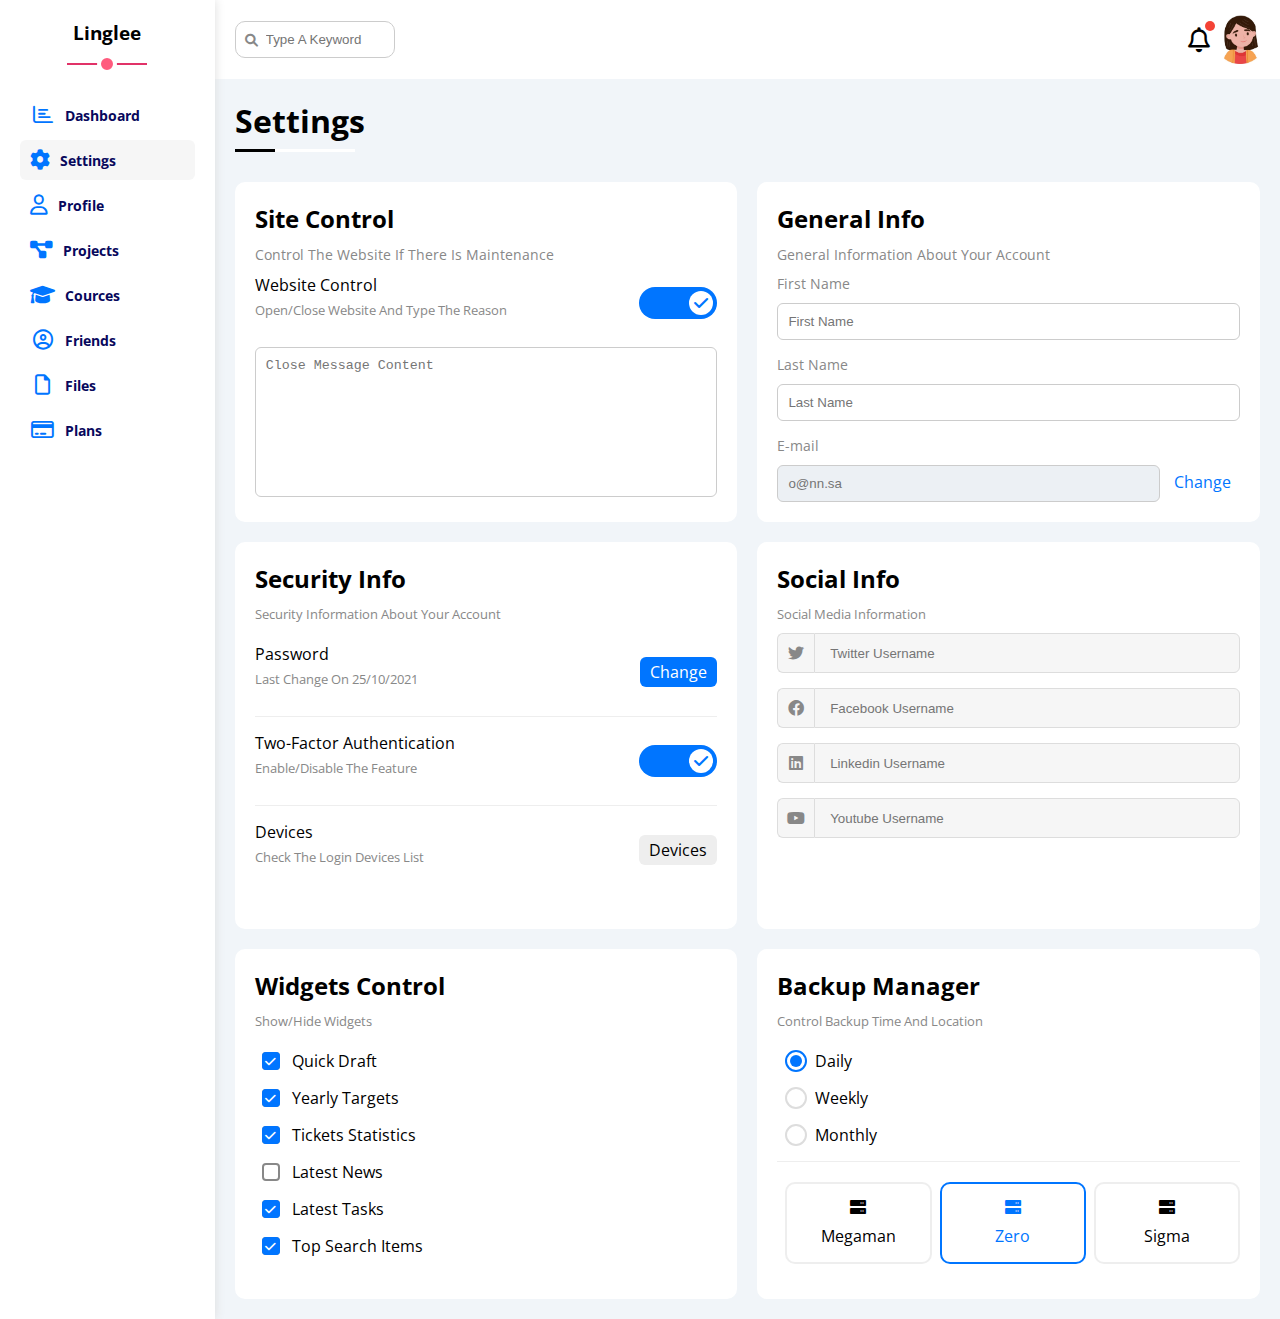
<file: settings.html>
<!DOCTYPE html>
<html lang="en">
  <head>
    <meta charset="UTF-8" />
    <meta http-equiv="X-UA-Compatible" content="IE=edge" />
    <meta name="viewport" content="width=device-width, initial-scale=1.0" />
    <link rel="stylesheet" href="css/all.min.css" />
    <link rel="stylesheet" href="css/framework.css" />
    <link rel="stylesheet" href="css/master.css" />

    <!--fonts -->
    <link rel="preconnect" href="https://fonts.googleapis.com" />
    <link rel="preconnect" href="https://fonts.gstatic.com" crossorigin />
    <link
      href="https://fonts.googleapis.com/css2?family=Open+Sans:wght@300;500&#038;display=swap"
      rel="stylesheet"
    />
    <title>Settings</title>
  </head>

  <body>
    <div class="page d-flex">
      <div class="sidebar bg-white p-20 p-relative">
        <h3 class="p-relative txt-c mt-0">Linglee</h3>
        <ul>
          <li>
            <a
              class=" d-flex align-center fs-14 c-black rad-6 p-10"
              href="index.html"
            >
              <i class="fa-regular fa-chart-bar fa-fw"></i>
              <span>Dashboard</span>
            </a>
          </li>
          <li>
            <a
              class="active d-flex align-center fs-14 c-black rad-6 p-10"
              href="settings.html"
            >
              <i class="fa-solid fa-gear"></i>
              <span>Settings</span>
            </a>
          </li>
          <li>
            <a
              class="d-flex align-center fs-14 c-black rad-6 p-10"
              href="profile.html"
            >
              <i class="fa-regular fa-user"></i>
              <span>Profile</span>
            </a>
          </li>
          <li>
            <a
              class="d-flex align-center fs-14 c-black rad-6 p-10"
              href="projects.html"
            >
              <i class="fa-solid fa-diagram-project"></i>
              <span>Projects</span>
            </a>
          </li>
          <li>
            <a
              class="d-flex align-center fs-14 c-black rad-6 p-10"
              href="cources.html"
            >
              <i class="fa-solid fa-graduation-cap"></i>
              <span>Cources</span>
            </a>
          </li>
          <li>
            <a
              class="d-flex align-center fs-14 c-black rad-6 p-10"
              href="friends.html"
            >
              <i class="fa-regular fa-circle-user fa-fw"></i>
              <span>Friends</span>
            </a>
          </li>
          <li>
            <a
              class="d-flex align-center fs-14 c-black rad-6 p-10"
              href="files.html"
            >
              <i class="fa-regular fa-file fa-fw"></i>
              <span>Files</span>
            </a>
          </li>
          <li>
            <a
              class="d-flex align-center fs-14 c-black rad-6 p-10"
              href="plans.html"
            >
              <i class="fa-regular fa-credit-card fa-fw"></i>
              <span>Plans</span>
            </a>
          </li>
        </ul>
      </div>
      <div class="content w-full">
        <!-- start head -->
      <div class="head bg-white p-15 between-flex">
          <div class="search p-relative">
            <input class="p-10" type="search" placeholder="Type A Keyword" />
          </div>
          <div class="icons d-flex align-center">
            <span class="notification p-relative">
              <i class="fa-regular fa-bell fa-lg"> </i>
            </span>
            <img src="./imgs/avatar.jpg" alt="" />
          </div>
      </div>
        <!-- end head -->
        <h1 class="p-relative">Settings</h1>
        <div class="settings-page m-20 d-grid gap-20">
            <!-- start settings box -->
            <div class="bg-white rad-10 p-20">
                    <h2 class="mt-0 mb-10">Site Control</h2>
                    <p class="mt-0 mb-10 c-grey fs-14">Control The Website If There Is Maintenance</p>
                
                    <div class="mb-15 between-flex">
                        <div>
                            <span>Website Control</span>
                            <p class="c-grey mt-5 mb-0 fs-13">Open/Close Website And Type The Reason</p>
                        </div>
                        <div>
                            <label>
                                <input class="toggle-checkbox" type="checkbox" checked />
                                <div class="toggle-switch"></div>
                              </label>
                        </div>
                    </div>
                    <textarea class="close-message p-10 rad-6 d-block w-full" placeholder="Close Message Content"></textarea>
                    
            </div>
            <div class="bg-white rad-10 p-20">
                <h2 class="mt-0 mb-10">General Info</h2>
                <p class="mt-0 mb-10 c-grey fs-14">General Information About Your Account</p>
            
                <div class="mb-15">
                    <label class="fs-14 c-grey d-block mb-10">
                        First Name
                    </label> 
                    <input class="b-none  b-ccc p-10 rad-6 d-block w-full" type="text" id="first" placeholder="First Name">  
                </div>
                <div class="mb-15">
                    <label class="fs-14 c-grey d-block mb-10">
                        Last Name
                    </label> 
                    <input class="b-none  b-ccc p-10 rad-6 d-block w-full" type="text" id="last" placeholder="Last Name">  
                </div>
                <div class="">
                    <label class="fs-14 c-grey d-block mb-10">
                        E-mail
                    </label> 
                    <input class="b-none b-ccc p-10 rad-6 d-block email mr-5" type="email" id="email" placeholder="o@nn.sa" disabled>  
                    <a class="c-blue ml-5" href="">Change</a>
                </div>
                <!-- end settings box -->
            </div>
            <div class="bg-white rad-10 p-20">
                <h2 class="mt-0 mb-10">Security Info</h2>
                <p class="mt-0 mb-20 c-grey fs-13">Security Information About Your Account</p>
            
                <div class=" sec-box mb-15 between-flex">
                    <div class="">
                        <span>Password</span>
                        <p class="c-grey mt-5 fs-13 mb-0">Last Change On 25/10/2021</p>
                    </div>
                    <a  class="button btn-shape bg-blue c-white" href="">Change</a>
                </div>

                <div class=" sec-box mb-15 between-flex">
                    <div class="">
                        <span>Two-Factor Authentication</span>
                        <p class="c-grey mt-5 fs-13 mb-0">Enable/Disable The Feature</p>
                    </div>
                    <label>
                        <input class="toggle-checkbox" type="checkbox" checked />
                        <div class="toggle-switch"></div>
                      </label>
                </div>

                <div class=" sec-box mb-15 between-flex">
                    <div class="">
                        <span>Devices</span>
                        <p class="c-grey mt-5 fs-13 mb-0">Check The Login Devices List</p>
                    </div>
                    <a  class="btn-shape bg-eee c-black" href="">Devices</a>
                </div>
                
            </div>
            <div class="social-box bg-white rad-10 p-20">
                <h2 class="mt-0 mb-10">Social Info</h2>
                <p class="mt-0 mb-10 c-grey fs-13">Social Media Information</p>
                <div class="d-flex align-center mb-15">
                    <i class="fa-brands fa-twitter c-grey center-flex twitter"></i>
                    <input class="w-full" type="text" placeholder="Twitter Username">
                </div>
                <div class="d-flex align-center mb-15">
                  <i class="fa-brands fa-facebook c-grey center-flex facebook"></i>
                  <input class="w-full" type="text" placeholder="Facebook Username">
                </div>
                <div class="d-flex align-center mb-15">
                  <i class="fa-brands fa-linkedin c-grey center-flex linkedin"></i>
                  <input class="w-full" type="text" placeholder="Linkedin Username">
                </div>
                <div class="d-flex align-center mb-15">
                <i class="fa-brands fa-youtube c-grey center-flex youtube"></i>
                <input class="w-full" type="text" placeholder="Youtube Username">
                </div>

                <!-- end settings box -->
            </div>

                <div class="widgets-control bg-white rad-10 p-20">
                  <h2 class="mt-0 mb-10">Widgets Control</h2>
                  <p class="mt-0 mb-20 c-grey fs-13">Show/Hide Widgets</p>
                  <div class="control d-flex align-center mb-15">
                    <input type="checkbox" id="one" checked>
                    <label for="one">Quick Draft</label>
                  </div>
                  <div class="control d-flex align-center mb-15">
                    <input type="checkbox" id="two" checked>
                    <label for="two">Yearly Targets</label>
                  </div>
        
                  <div class="control d-flex align-center mb-15">
                    <input type="checkbox" id="three" checked>
                    <label for="three">Tickets Statistics</label>
                  </div>
        
                  <div class="control d-flex align-center mb-15">
                    <input type="checkbox" id="four">
                    <label for="four">Latest News</label>
                  </div>
        
                  <div class="control d-flex align-center mb-15">
                    <input type="checkbox" id="five" checked>
                    <label for="five">Latest Tasks</label>
                  </div>
        
                  <div class="control d-flex align-center mb-15" >
                    <input type="checkbox" id="six" checked>
                    <label for="six">Top Search Items</label>
                  </div>
                  <!-- end settings box -->
              </div>
          
              <div class="backup-control bg-white rad-10 p-20">
                <h2 class="mt-0 mb-10">Backup Manager</h2>
                <p class="mt-0 mb-20 c-grey fs-13">Control Backup Time And Location</p>
                <div class="data d-flex align-center mb-15">
                  <input type="radio" name="time" id="daily" checked>
                  <label for="daily">Daily</label>
                </div>
                <div class="data d-flex align-center mb-15">
                  <input type="radio" name="time" id="weekly" >
                  <label for="weekly">Weekly</label>
                </div>
                <div class="data d-flex align-center mb-15">
                  <input type="radio" name="time" id="monthly" >
                  <label for="monthly">Monthly</label>
                </div>
                <div class="servers d-flex align-center txt-c">

                  <input type="radio" name="servers"id="server-one">
                  <div class="server mb-15 rad-10 w-full">
                    <label class="d-block m-15" for="server-one">
                      <i class="fa-solid fa-server d-block mb-10"></i>
                      Megaman
                    </label>

                  </div>
                  <input type="radio" name="servers"id="server-two" checked>
                  <div class="server mb-15 rad-10 w-full">
                    <label class="d-block m-15" for="server-two">
                      <i class="fa-solid fa-server d-block mb-10"></i>
                      Zero
                    </label>

                  </div>
                  <input type="radio" name="servers"id="server-three">
                  <div class="server mb-15 rad-10 w-full">
                    <label class="d-block m-15" for="server-three">
                      <i class="fa-solid fa-server d-block mb-10"></i>
                      Sigma
                    </label>

                  </div>

                </div>

                <!-- end settings box -->
            </div>
      </div>
      
    </div>
  </body>
</html>
</file>
<file: css/framework.css>
:root {
  --blue-color: #0075ff;
  --blue-alt-color: #0d69d5;
  --orange-color: #ffb646;
  --green-color: #03cdc2;
  --lemon-color: #22c55e;
  --red-color: #f44336;
  --grey-color: #888;
  --pink-color: #e13268;
  --pink-alt-color: #ff5b7e;
}
/* start box */
.d-flex {
  display: flex;
}
.d-grid {
  display: grid;
}
.align-center {
  align-items: center;
}
.space-between {
  justify-content: space-between;
}
@media (max-width: 767px) {
  .block-mobile {
    display: block;
  }
  .hide-mobile {
    display: none;
  }
}
.d-block {
  display: block;
}
.f-wrap {
  flex-wrap: wrap;
}
/* end box */
/*start gaps */
.gap-20 {
  gap: 20px;
}
/* end gaps */
/*start padding + margin */
.p-10 {
  padding: 10px;
}
.p-15 {
  padding: 15px;
}
.p-20 {
  padding: 20px;
}
.pt-10{padding-top: 10px;}
.pt-15 {
  padding-top: 15px;
}
.pt-20 {
  padding-top: 20px;
}
.pl-15 {
  padding-left: 15px;
}
.pb-15 {
  padding-bottom: 15px;
}
.pb-10 {
  padding-bottom: 10px;
}
.pb-20 {
  padding-bottom: 20px;
}

.m-0 {
  margin: 0;
}
.m-15 {
  margin: 15px;
}
.m-20 {
  margin: 20px;
}
.mt-0 {
  margin-top: 0px;
}
.mt-5 {
  margin-top: 5px;
}
.mt-10 {
  margin-top: 10px;
}
.mt-15 {
  margin-top: 15px;
}
.mt-20 {
  margin-top: 10px;
}
.mt-25 {
  margin-top: 25px;
}
.mr-5 {
  margin-right: 5px;
}
.mr-10 {
  margin-right: 10px;
}
.mr-15 {
  margin-right: 15px;
}
.mb-5 {
  margin-bottom: 5px;
}
.mb-10 {
  margin-bottom: 10px;
}
.mb-15 {
  margin-bottom: 15px;
}
.mb-20 {
  margin-bottom: 20px;
}
.mb-25 {
  margin-bottom: 25px;
}
.ml-5 {
  margin-left: 5px;
}
/* end padding + margin */
/* start color */
.bg-white {
  background-color: #fff;
}
.bg-eee {
  background-color: #eeeeee;
}
.bg-blue {
  background-color: var(--blue-color);
}
.bg-lemon {
  background-color: var(--lemon-color);
}
.bg-red {
  background-color: var(--red-color);
}
.bg-orange {
  background-color: var(--orange-color);
}
.bg-green {
  background-color: var(--green-color);
}
.bg-pink {
  background-color: var(--pink-color);
}
.bg-yellow {
  background-color: #fee700;
}
.c-black {
  color: black;
}
.c-grey {
  color: var(--grey-color);
}
.c-white {
  color: #fff;
}
.c-green {
  color: #03cdc2;
}
.c-pink {
  color: var(--pink-color);
}
.c-orange {
  color: var(--orange-color);
}
.c-blue {
  color: var(--blue-color);
}
.c-lemon {
  color: var(--lemon-color);
}
.c-red {
  color: var(--red-color);
}
/* end color */
/* start position */
.p-relative {
  position: relative;
}
.h-full {
  height: 100%;
}

.w-full {
  width: 100%;
}
.w-fit {
  width: fit-content;
}
.w-100 {
  width: 100px;
}
.h-100 {
  height: 100px;
}
/* end position */
/* start fonts */
.txt-c {
  text-align: center;
}
@media (max-width: 767px) {
  .txt-c-mobile {
    text-align: center;
  }
}
.fw-bold {
  font-weight: bold;
}
.fs-13 {
  font-size: 13px;
}

.fs-14 {
  font-size: 14px;
}
.fs-25 {
  font-size: 25px;
}
/* end fonts */
/* start border */
.rad-6 {
  border-radius: 6px;
}
.rad-10 {
  border-radius: 10px;
}
.b-none {
  border: none;
}
.b-ccc {
  border: 1px solid #ccc;
}
.rad-half {
  border-radius: 50%;
}
.border-eee{border:1px solid #eee;}
/* end border */
/* start components */
.center-flex {
  display: flex;
  align-items: center;
  justify-content: center;
}
.between-flex {
  display: flex;
  align-items: center;
  justify-content: space-between;
}
.btn-shape {
  border-radius: 6px;
  padding: 4px 10px;
}
/* end components */
</file>
<file: css/master.css>
:root {
  --blue-color: #0075ff;
  --blue-alt-color: #0d69d5;
  --orange-color: #f59e0b;
  --green-color: #03cdc2;
  --lemon-color: #22c55e;
  --red-color: #f44336;
  --grey-color: #888;
  --pink-color: #e13268;
  --pink-alt-color: #ff5b7e;
}

* {
  box-sizing: border-box;
}
body {
  font-family: "Open Sans", sans-serif;
  margin: 0;
}
*:focus {
  outline: none;
}
a {
  text-decoration: none;
}
.page {
  background-color: #f1f5f9;
  min-height: 100vh;
}
ul {
  list-style: none;
  padding: 0;
}
::-webkit-scrollbar {
  width: 15px;
}
::-webkit-scrollbar-track {
  background-color: white;
}
::-webkit-scrollbar-thumb {
  background-color: var(--blue-color);
}
::-webkit-scrollbar-thumb:hover {
  background-color: var(--blue-alt-color);
}
/* start sidebar */
.sidebar {
  width: 250px;
  box-shadow: 0 0 10px #ddd;
}
.sidebar h3 {
  margin-bottom: 50px;
}
.sidebar h3::before {
  width: 80px;
  height: 2px;
  bottom: -20px;
  background-color: var(--pink-color);
}
.sidebar h3::after,
.sidebar h3::before {
  content: "";
  position: absolute;

  transform: translateX(-50%);
  left: 50%;
}

.sidebar h3::after {
  border-radius: 50%;
  width: 12px;
  height: 12px;
  bottom: -29px;
  border: 4px solid #fff;
  background-color: var(--pink-alt-color);
}
.sidebar ul li a {
  transition: 0.3s;
  margin-bottom: 5px;
  font-weight: bold;
}
.sidebar ul li a:hover,
.sidebar ul li a.active {
  background-color: #f6f6f6;
}
.sidebar ul li a i {
  font-size: 20px;
  color: #0075ff;
}
.sidebar ul li a span {
  font-size: 14px;
  margin-left: 10px;
  color: #08085c;
}
@media (max-width: 767px) {
  .sidebar {
    width: 65px;
    padding: 10px;
  }
  .sidebar ul li a span {
    display: none;
  }
  .sidebar h3 {
    font-size: 13px;
    margin-bottom: 15px;
  }
  .sidebar h3::after,
  .sidebar h3::before {
    display: none;
  }
}
/* end sidebar */
/* start content */
.content {
  overflow: hidden;
}
.head .search::before {
  font-family: "Font Awesome 6 Free";
  content: "\f002";
  font-weight: 900;
  position: absolute;
  left: 15px;
  top: 50%;
  color: var(--grey-color);
  font-size: 13px;
  transform: translateY(-50%);
}
.head .search input {
  border: 1px solid #ccc;
  border-radius: 10px;
  margin-left: 5px;
  padding-left: 30px;
  width: 160px;
  transition: width 0.3s;
}
.head .search input:focus {
  width: 200px;
}
.head .search input:focus::placeholder {
  opacity: 0;
}
.head .icons .notification {
  font-size: 20px;
}
.head .icons .notification::before {
  content: "";
  position: absolute;
  width: 10px;
  height: 10px;
  background-color: var(--red-color);
  border-radius: 50%;
  right: -5px;
  top: -5px;
}
.head .icons img {
  width: 50px;
  margin-left: 5px;
}

.page h1 {
  margin: 20px 20px 40px;
  position: relative;
}
.page h1::before,
.page h1::after {
  content: "";
  height: 3px;
  position: absolute;
  bottom: -10px;
  left: 0;
}
.page h1::before {
  background-color: #fff;
  width: 120px;
}
.page h1::after {
  background-color: black;
  width: 40px;
}
/*start wrapper */
.wrapper {
  grid-template-columns: repeat(auto-fill, minmax(450px, 1fr));
  margin-left: 20px;
  margin-right: 20px;
  margin-bottom: 10px;
}
@media (max-width: 767px) {
  .wrapper {
    grid-template-columns: minmax(200px, 1fr);
    margin-left: 10px;
    margin-right: 10px;
    gap: 10px;
  }
}

/* end wrapper */
/* end content */

/* start welcome */
.welcome {
  overflow: hidden;
}

.welcome .intro img {
  width: 220px;
  margin-bottom: -10px;
}
.welcome .intro .text {
  margin: 30px 0 0px 30px;
}

.welcome .intro .text h2 {
  color: #162a4c;
  font-weight: lighter;
}
.welcome .intro .text h2 span {
  font-weight: bold;
}
.welcome .intro .text p span {
  color: #f59e0b;
}
.welcome .avatar {
  padding: 2px;
  width: 100px;
  height: 100px;
  border: 2px solid #fff;
  border-radius: 50%;
  box-shadow: 0 0 5px #ddd;
  margin-left: 30px;
  margin-top: -50px;
}
.welcome .body {
  border-top: 1px solid #fff;
  border-bottom: 1px solid #fff;
}
.welcome .body > div {
  flex: 1;
  color: #162a4c;
}
.welcome .visit {
  margin: 0 15px 15px auto;
  transition: 0.3s;
}
.welcome .visit:hover {
  background-color: var(--pink-alt-color);
}
@media (max-width: 767px) {
  .welcome .intro {
    padding-bottom: 30px;
  }
}
@media (max-width: 767px) {
  .welcome .intro {
    padding-bottom: 40px;
  }
  .welcome .avatar {
    margin-left: 0;
  }
  .welcome .body > div:not(:last-child) {
    margin-bottom: 20px;
  }
}
/* end welcome */
/* start quick draft */
.quick-draft textarea {
  resize: none;
  min-height: 200px;
}
.quick-draft .save {
  margin-left: auto;
  transition: 0.3s;
  cursor: pointer;
}
.quick-draft .save:hover {
  background-color: var(--pink-alt-color);
}

/* end quick draft */
/* start targets */
.targets .target-raw .icon {
  width: 80px;
  height: 80px;
  margin-right: 15px;
}
.targets .details {
  flex: 1;
}
.targets .details .progress {
  height: 4px;
}
.targets .details .progress > span {
  position: absolute;
  top: 0;
  left: 0;
  height: 100%;
}
.targets .details .progress > span span {
  position: absolute;
  bottom: 16px;
  right: -16px;
  padding: 2px 5px;
  font-size: 12px;
}
.targets .details .progress > span span:after {
  content: "";

  border-width: 6px;
  border-style: solid;
  position: absolute;
  bottom: -12px;
  left: 50%;
  transform: translateX(-50%);
}
.targets .details .progress > .green span:after {
  border-color: var(--green-color) transparent transparent transparent;
}
.targets .details .progress > .orange span:after {
  border-color: var(--orange-color) transparent transparent transparent;
}
.targets .details .progress > .pink span:after {
  border-color: var(--pink-color) transparent transparent transparent;
}

.green .icon,
.green .progress {
  background-color: rgb(3 205 194 / 20%);
}
.orange .icon,
.orange .progress {
  background-color: rgb(245 158 11 / 20%);
}
.pink .icon,
.pink .progress {
  background-color: rgb(225 50 104 / 20%);
}

/* end targets */
/* start tickets  */
.tickets .box {
  border: 1px solid #ccc;
  width: calc(50% - 10px);
}

@media (max-width: 767px) {
  .tickets .box {
    width: 100%;
  }
}
/* end tickets */
/* start news */
.latest-news .news-raw:not(:last-of-type) {
  margin-bottom: 20px;
  padding-bottom: 20px;
  border-bottom: 1px solid #eee;
}
.latest-news .news-raw img {
  width: 100px;
  border-radius: 10px;
  margin-right: 15px;
}
.latest-news .info {
  flex-grow: 1;
}
.latest-news .info h3 {
  margin: 0 0 5px;
  font-size: 17px;
}

@media (max-width: 767px) {
  .latest-news .news-raw {
    display: block;
  }
  .latest-news .news-raw .label {
    margin: 10px auto;
    width: fit-content;
  }
}
/* end news */
/* start tasks */
.tasks .task-raw:not(:last-of-type) {
  border-bottom: 1px solid #eee;
  margin-bottom: 15px;
  padding-bottom: 20px;
}
.tasks .info {
  flex-grow: 1;
}
.tasks .done {
  opacity: 0.3;
}
.tasks .done h3,
.tasks .done p {
  text-decoration: line-through;
}
.tasks .delete {
  cursor: pointer;
  transition: 0.3s;
}
.tasks .delete:hover {
  color: var(--red-color);
}
/* end tasks */
/* Start latest uploads */
.latest-upload ul li:not(:last-child) {
  border-bottom: 1px solid #eee;
}
.latest-upload ul li img {
  width: 40px;
  height: 40px;
}
/* end latest uploads */
/* start last project */
.last-project ul::before {
  content: "";
  position: absolute;
  left: 11px;
  width: 2px;
  height: 100%;
  background-color: var(--blue-color);
}
.last-project ul li::before {
  content: "";
  width: 20px;
  height: 20px;
  display: block;
  border-radius: 50%;
  background-color: #fff;
  border: 2px solid white;
  margin-right: 15px;
  outline: 2px solid var(--blue-color);
  z-index: 1;
}
.last-project ul li.done::before {
  background-color: var(--blue-color);
}
.last-project .launch-icon {
  position: absolute;
  width: 160px;
  right: 20px;
  bottom: 4px;
}
.last-project ul li.current::before {
  animation: change-color 0.8s infinite alternate;
}

/* end last project */

/* start reminders */
.reminders ul li .key {
  width: 15px;
  height: 15px;
}
.reminders ul li > .green {
  border-left: 2px solid var(--lemon-color);
}
.reminders ul li > .blue {
  border-left: 2px solid var(--blue-color);
}
.reminders ul li > .orange {
  border-left: 2px solid var(--orange-color);
}
.reminders ul li > .red {
  border-left: 2px solid var(--red-color);
}
/* end reminders */
/* start latest posts */
.latest-post .top .avatar {
  width: 60px;
}
.latest-post .post-content {
  text-transform: capitalize;
  line-height: 1.8;
  border-top: 1px solid #eee;
  border-bottom: 1px solid #eee;
  min-height: 140px;
}
/* end latest posts */
/* start social media  */

.social-media .box {
  padding-left: 70px;
}
.social-media .box i {
  position: absolute;
  left: 0;
  top: 0;
  width: 52px;
  transition: 0.3s;
}
.social-media .box i:hover {
  transform: rotate(5deg);
}
.social-media .viber {
  background-color: #e2d4e7;
  color: #8f5db7;
}
.social-media .viber i,
.social-media .viber a {
  background-color: #8f5db7;
}
.social-media .twitter {
  background-color: rgb(29 161 242 / 20%);
  color: #1da1f2;
}
.social-media .twitter i,
.social-media .twitter a {
  background-color: #1da1f2;
}
.social-media .youtube {
  background-color: rgb(255 0 0 / 20%);
  color: #ff0000;
}
.social-media .youtube i,
.social-media .youtube a {
  background-color: #ff0000;
}
.social-media .behance {
  background-color: rgb(23 105 255 / 20%);
  color: #1769ffee;
}
.social-media .behance i,
.social-media .behance a {
  background-color: #1769ff;
}

/* end social media  */
/* start project tabel */
.projects .responsive-table {
  overflow-x: auto;
}
.projects table {
  min-width: 1000px;
  border-spacing: 0;
}
.projects table thead td {
  background-color: #eee;
  font-weight: bold;
}
.projects table td {
  padding: 15px;
}
.projects table tbody td {
  border-bottom: 1px solid #eee;
  border-left: 1px solid #eee;
  transition: 0.3s;
}
.projects table img {
  width: 50px;
  height: 50px;
  border-radius: 50%;
  padding: 2px;
  background-color: #fff;
}
.projects table img:not(:first-child) {
  margin-left: -25px;
}
.projects table tbody tr td:last-child {
  border-right: 1px solid #eee;
}
.projects table tbody tr:hover td {
  background-color: #faf7f7;
}
.projects table .label {
  font-size: 13px;
}
/* end project tabel */

/* start settings page */
.toggle-checkbox {
  -webkit-appearance: none;
  appearance: none;
  display: none;
}
.toggle-switch {
  background-color: #ccc;
  width: 78px;
  height: 32px;
  border-radius: 16px;
  position: relative;
  transition: 0.3s;
  cursor: pointer;
}
.toggle-switch::before {
  font-family: "Font Awesome 5 Free";
  content: "\f00d";
  font-weight: 900;
  background-color: #fff;
  width: 24px;
  height: 24px;
  position: absolute;
  border-radius: 50%;
  top: 4px;
  left: 4px;
  display: flex;
  justify-content: center;
  align-items: center;
  color: #aaa;
  transition: 0.3s;
}
.toggle-checkbox:checked + .toggle-switch {
  background-color: var(--blue-color);
}
.toggle-checkbox:checked + .toggle-switch::before {
  content: "\f00c";
  left: 50px;
  color: var(--blue-color);
}
.settings-page {
  grid-template-columns: repeat(auto-fill, minmax(500px, 1fr));
}
@media (max-width: 767px) {
  .settings-page {
    grid-template-columns: minmax(100px, 1fr);
    margin-left: 10px;
    margin-right: 10px;
    gap: 10px;
  }
}
.settings-page .close-message {
  border: 1px solid #ccc;
  resize: none;
  min-height: 150px;
}
.settings-page .email {
  display: inline-flex;
  width: calc(100% - 80px);
  background-color: #ecf0f4;
  color: #bbb;
}
.settings-page :disabled {
  cursor: no-drop;
}
.settings-page .sec-box {
  padding-bottom: 15px;
}
.settings-page .sec-box .button {
  transition: 0.3s;
}
.settings-page .sec-box .button:hover {
  background-color: var(--blue-alt-color);
}
.settings-page .sec-box:not(:last-of-type) {
  border-bottom: 1px solid #eee;
}
.settings-page .social-box i {
  background-color: #f6f6f6;
  width: 40px;
  height: 40px;
  border: 1px solid #ddd;
  border-right: none;
  border-radius: 6px 0 0 6px;
  transition: 0.3s;
}
.settings-page .social-box input {
  height: 40px;
  border: 1px solid #ddd;
  background-color: #f6f6f6;
  padding-left: 15px;
  border-radius: 0 6px 6px 0;
}
.settings-page .social-box > div:focus-within .twitter {
  color: #1da1f2;
}
.settings-page .social-box > div:focus-within .facebook {
  color: #1877f2;
}
.settings-page .social-box > div:focus-within .linkedin {
  color: #0077b5;
}
.settings-page .social-box > div:focus-within .youtube {
  color: #ff0000;
}
.widgets-control .control input[type="checkbox"] {
  -webkit-appearance: none;
  appearance: none;
}
.widgets-control .control label {
  padding-left: 30px;
  cursor: pointer;
  position: relative;
}
.widgets-control .control label::before {
  content: "";
  position: absolute;
  left: 0;
  top: 50%;
  border: 2px solid var(--grey-color);
  height: 14px;
  width: 14px;
  transform: translateY(-50%);
  border-radius: 4px;
}
.widgets-control .control label:hover::before {
  border-color: var(--blue-alt-color);
}
.widgets-control .control label::after {
  font-family: "Font Awesome 5 Free";
  content: "\f00c";
  font-weight: 900;
  position: absolute;
  left: 0;
  top: 50%;
  margin-top: -9px;
  background-color: var(--blue-color);
  color: #fff;
  font-size: 12px;
  width: 18px;
  height: 18px;
  display: flex;
  justify-content: center;
  align-items: center;
  transform: scale(0) rotate(360deg);
  transition: 0.3s;
  border-radius: 4px;
}
.widgets-control .control input[type="checkbox"]:checked + label::after {
  transform: scale(1);
}
.backup-control input[type="radio"] {
  -webkit-appearance: none;
  appearance: none;
}
.backup-control .data label {
  padding-left: 30px;
  cursor: pointer;
  position: relative;
}
.backup-control .data label::before {
  content: "";
  position: absolute;
  top: 50%;
  left: 0;
  width: 18px;
  height: 18px;
  margin-top: -11px;
  border: 2px solid #ddd;
  border-radius: 50%;
}
.backup-control .data label::after {
  content: "";
  position: absolute;
  left: 5px;
  top: 5px;
  width: 12px;
  height: 12px;
  background-color: var(--blue-color);
  border-radius: 50%;
  transition: 0.3s;
  transform: scale(0);
}
.backup-control .data input[type="radio"]:checked + label::before {
  border-color: var(--blue-color);
}
.backup-control .data input[type="radio"]:checked + label::after {
  transform: scale(1);
}
.backup-control .servers {
  border-top: 1px solid #eee;
  padding-top: 20px;
}
@media (max-width: 767px) {
  .backup-control .servers {
    flex-wrap: wrap;
  }
}
.backup-control .servers .server {
  border: 2px solid #eee;
  position: relative;
}
.backup-control .servers .server label {
  cursor: pointer;
}
.backup-control .servers input[type="radio"]:checked + .server {
  border-color: var(--blue-color);
  color: var(--blue-color);
}
/* end settings page */
/* profile pade */
@media (max-width: 767px) {
  .profile-page .overview {
    flex-direction: column;
  }
}
.profile-page .avatar-box {
  width: 300px;
  border-right: 1px solid #eee;
}
@media (max-width: 767px) {
  .profile-page .avatar-box {
    border-right: none;
  }
}
.profile-page .avatar-box > img {
  width: 130px;
  height: 130px;
}
.profile-page .avatar-box .level {
  height: 6px;
  overflow: hidden;
  margin: auto;
}
.profile-page .avatar-box .level span {
  position: absolute;
  left: 0;
  top: 0;
  height: 100%;
  background-color: var(--blue-color);
  border-radius: 6px;
}
.profile-page .info-box h4 {
  font-weight: normal;
}
.profile-page .info-box .box {
  flex-wrap: wrap;
  border-bottom: 1px solid #eee;
  transition: 0.3s;
}
.profile-page .info-box .info:hover {
  background-color: #f9f6f9;
}
.profile-page .info-box .box > div {
  padding: 10px 0 0;
  min-width: 250px;
}
.profile-page .info-box .toggle-switch {
  height: 20px;
}
.profile-page .info-box .toggle-switch::before {
  width: 12px;
  height: 12px;
  font-size: 8px;
}
.profile-page .info-box .toggle-checkbox:checked + .toggle-switch::before {
  content: "\f00c";
  left: 50px;
  color: var(--blue-color);
  left: 60px;
}
@media (max-width: 767px) {
  .profile-page .info-box .toggle-switch {
    margin: auto;
  }
}
.profile-page .other-data .skills {
  flex-grow: 1;
}
.profile-page .other-data .skills ul li {
  padding: 15px 0;
}
.profile-page .other-data .skills ul li:not(:last-child) {
  border-bottom: 1px solid #eee;
}
.profile-page .other-data .skills ul li span {
  background-color: #eee;
  display: inline-flex;
  padding: 4px 10px;
  border-radius: 6px;
  font-size: 14px;
}

.profile-page .other-data .skills ul li span:not(:last-child) {
  margin-right: 10px;
}
.profile-page .other-data .activities {
  flex-grow: 2;
}
.profile-page .activity:not(:last-child) {
  border-bottom: 1px solid #eee;
  padding-bottom: 20px;
  margin-bottom: 20px;
}
.profile-page .activity img {
  width: 80px;
  height: 80px;
  margin-right: 10px;
}

@media (max-width: 767px) {
  .profile-page .activity {
    flex-direction: column;
  }
  .profile-page .activity img {
    margin-right: 0;
    margin-bottom: 15px;
  }
  .profile-page .activity .date {
    margin-top: 10px;
  }
}

@media (min-width: 768px) {
  .profile-page .activity .date {
    margin-left: auto;
    text-align: right;
  }
}

@media (max-width: 767px) {
  .profile-page .other-data {
    flex-direction: column;
  }
}

/* start projects page */
.projects-page {
  grid-template-columns: repeat(auto-fill, minmax(500px, 1fr));
}
@media (max-width: 767px) {
  .projects-page {
    grid-template-columns: minmax(200px, 1fr);
    margin-left: 10px;
    margin-right: 10px;
    gap: 10px;
  }
}
.projects-page .project .date {
  position: absolute;
  right: 10px;
  top: 10px;
}
.projects-page h4 {
  font-weight: normal;
}
.projects-page .team {
  position: relative;
  min-height: 80px;
}
.projects-page .team a {
  position: absolute;
  left: 0;
  bottom: 0;
}
.projects-page .team a:nth-child(2) {
  left: 30px;
}
.projects-page .team a:nth-child(3) {
  left: 60px;
}
.projects-page .team a:nth-child(4) {
  left: 90px;
}
.projects-page .team a:nth-child(5) {
  left: 120px;
}
.projects-page .team a:hover {
  z-index: 1;
}
.projects-page .team a img {
  width: 50px;
  height: 50px;
  border-radius: 50%;
  border: 2px solid #eee;
  background-color: white;
}
.projects-page .project .work {
  justify-content: flex-end;
  border-top: 1px solid #eee;
  padding-top: 15px;
  margin-top: 15px;
}
@media (max-width: 767px) {
  .projects-page .project .work {
    flex-direction: column;
  }
}

.projects-page .project .work span {
  padding: 3px 8px;
  margin-left: 5px;
  width: fit-content;
}
@media (max-width: 767px) {
  .projects-page .project .work span:not(:last-child) {
    margin-bottom: 15px;
  }
}
.projects-page .project .info {
  border-top: 1px solid #eee;
  margin-top: 15px;
  padding-top: 15px;
}
@media (max-width: 767px) {
  .projects-page .project .info {
    flex-direction: column;
  }
}
.projects-page .project .prog {
  width: 260px;
  height: 8px;
  position: relative;
  border-radius: 6px;
}
@media (max-width: 767px) {
  .projects-page .project .prog {
    margin-bottom: 15px;
  }
}
.projects-page .project .prog span {
  position: absolute;
  left: 0;
  top: 0;
  height: 100%;
  border-radius: 6px;
}
/* end projects page */
/* start cources page */
.cources-page {
  grid-template-columns: repeat(auto-fill, minmax(300px, 1fr));
}
@media (max-width: 767px) {
  .cources-page {
    grid-template-columns: minmax(200px, 1fr);
    margin-left: 10px;
    margin-right: 10px;
    gap: 10px;
  }
}
.cources-page .course {
  overflow: hidden;
}

.cources-page .course .cover {
  max-width: 100%;
  height: 250px;
  width: 300px;
}
.cources-page .course .instructor {
  border-radius: 50%;
  position: absolute;
  width: 64px;
  height: 64px;
  top: 20px;
  left: 20px;
  border: 2px solid white;
}

.cources-page .course .info {
  border-top: 1px solid #eee;
  font-size: 13px;
}
.cources-page .course .info .title {
  position: absolute;
  top: -13px;
  left: 50%;
  height: 27px;
  transform: translatex(-50%);
  font-size: 13px;
}

/* end cources page */
/* start friends page */
.friends-page {
  grid-template-columns: repeat(auto-fill, minmax(300px, 1fr));
}
@media (max-width: 767px) {
  .friends-page {
    grid-template-columns: minmax(200px, 1fr);
    margin-left: 10px;
    margin-right: 10px;
    gap: 10px;
  }
}
.friends-page .contact {
  position: absolute;
  top: 10px;
  left: 10px;
}
.friends-page .contact i {
  background-color: #eee;
  padding: 10px;
  border-radius: 50%;
  color: #666;
  font-size: 13px;
  cursor: pointer;
  transition: 0.3s;
}
.friends-page .contact i:hover {
  background-color: var(--blue-color);
  color: #fff;
}
.friends-page .friend .icons {
  border-top: 1px solid #eee;
  border-bottom: 1px solid #eee;
  margin-top: 10px;
  margin-bottom: 15px;
  padding-top: 15px;
  padding-bottom: 15px;
}
.friends-page .friend .icons i {
  margin-right: 5px;
}
.friends-page .friend .icons .vip {
  position: absolute;
  right: 0;
  top: 50%;
  transform: translateY(-50%);
  font-size: 40px;
  opacity: 0.2;
}
/* end friends page */
/* start files page*/
.files-page {
  flex-direction: row-reverse;
  align-items: flex-start;
}
@media (max-width: 767px) {
  .files-page {
    flex-direction: column;
    align-items: normal;
  }
}
.files-page .files-content {
  flex: 1;
  grid-template-columns: repeat(auto-fill, minmax(200px, 1fr));
}
.files-page .files-content img {
  width: 64px;
  height: 64px;
  transition: 0.3s;
}
.files-page .files-content .file i {
  position: absolute;
}
.files-page .files-content .file:hover img {
  transform: rotate(5deg);
}
.files-page .files-content .info {
  border-top: 1px solid #eee;
}

.files-page .files-stats {
  min-width: 260px;
}
.files-page .files-stats .icon {
  width: 40px;
  height: 40px;
  margin-right: 10px;
}
.files-page .files-stats .size {
  margin-left: auto;
}
.files-page .files-stats .blue {
  background-color: rgba(0, 117, 255, 0.2);
}
.files-page .files-stats .green {
  background-color: rgba(34, 197, 94, 0.2);
}
.files-page .files-stats .orange {
  background-color: rgba(245, 158, 11, 0.2);
}
.files-page .files-stats .red {
  background-color: rgba(244, 67, 54, 0.2);
}
.files-page .files-stats .upload {
  margin: 15px auto 0;
  padding: 10px 15px;
  transition: 0.3s;
}
.files-page .files-stats .upload:hover {
  background-color: var(--blue-alt-color);
}
.files-page .files-stats .upload:hover i {
  animation: go-up 0.8s infinite;
}

/* end files page */
/* start plans page */
.plans-page {
  grid-template-columns: repeat(auto-fill, minmax(350px, 1fr));
}
@media (max-width: 767px) {
  .plans-page {
    grid-template-columns: minmax(250px, 1fr);
    margin-left: 10px;
    margin-right: 10px;
    gap: 10px;
  }
}
.plans-page .plan .top {
  border: 3px solid #fff;
  outline: 3px solid transparent;
}
.plans-page .green .top {
  outline-color: var(--lemon-color);
}
.plans-page .blue .top {
  outline-color: var(--blue-color);
}
.plans-page .orange .top {
  outline-color: var(--orange-color);
}
.plans-page .plan .price {
  position: relative;
  font-size: 40px;
  width: fit-content;
  margin: auto;
}
.plans-page .plan .price span {
  position: absolute;
  left: -20px;
  top: 0;
  font-size: 25px;
}
.plans-page .plan ul li {
  padding: 15px 0;
  margin-bottom: 15px;
  display: flex;
  align-items: center;
  font-size: 15px;
  border-bottom: 1px solid #eee;
}
.plans-page .plan ul li .yes {
  color: var(--lemon-color);
}
.plans-page .plan ul li i:first-child {
  font-size: 18px;
  margin-right: 5px;
}
.plans-page .plan ul li .help {
  color: var(--grey-color);
  margin-left: auto;
  cursor: pointer;
}
.plans-page .plan ul li i:not(.yes, .help) {
  color: red;
}
.plans-page .plan a {
margin: auto;
}

/* end plans page */
/* start animation */
@keyframes change-color {
  from {
    background-color: var(--blue-color);
  }
  to {
    background-color: white;
  }
}
@keyframes go-up {
  0%,
  100% {
    transform: translateY(0);
  }
  50% {
    transform: translateY(-5px);
  }
}
/* End Animation */
</file>
